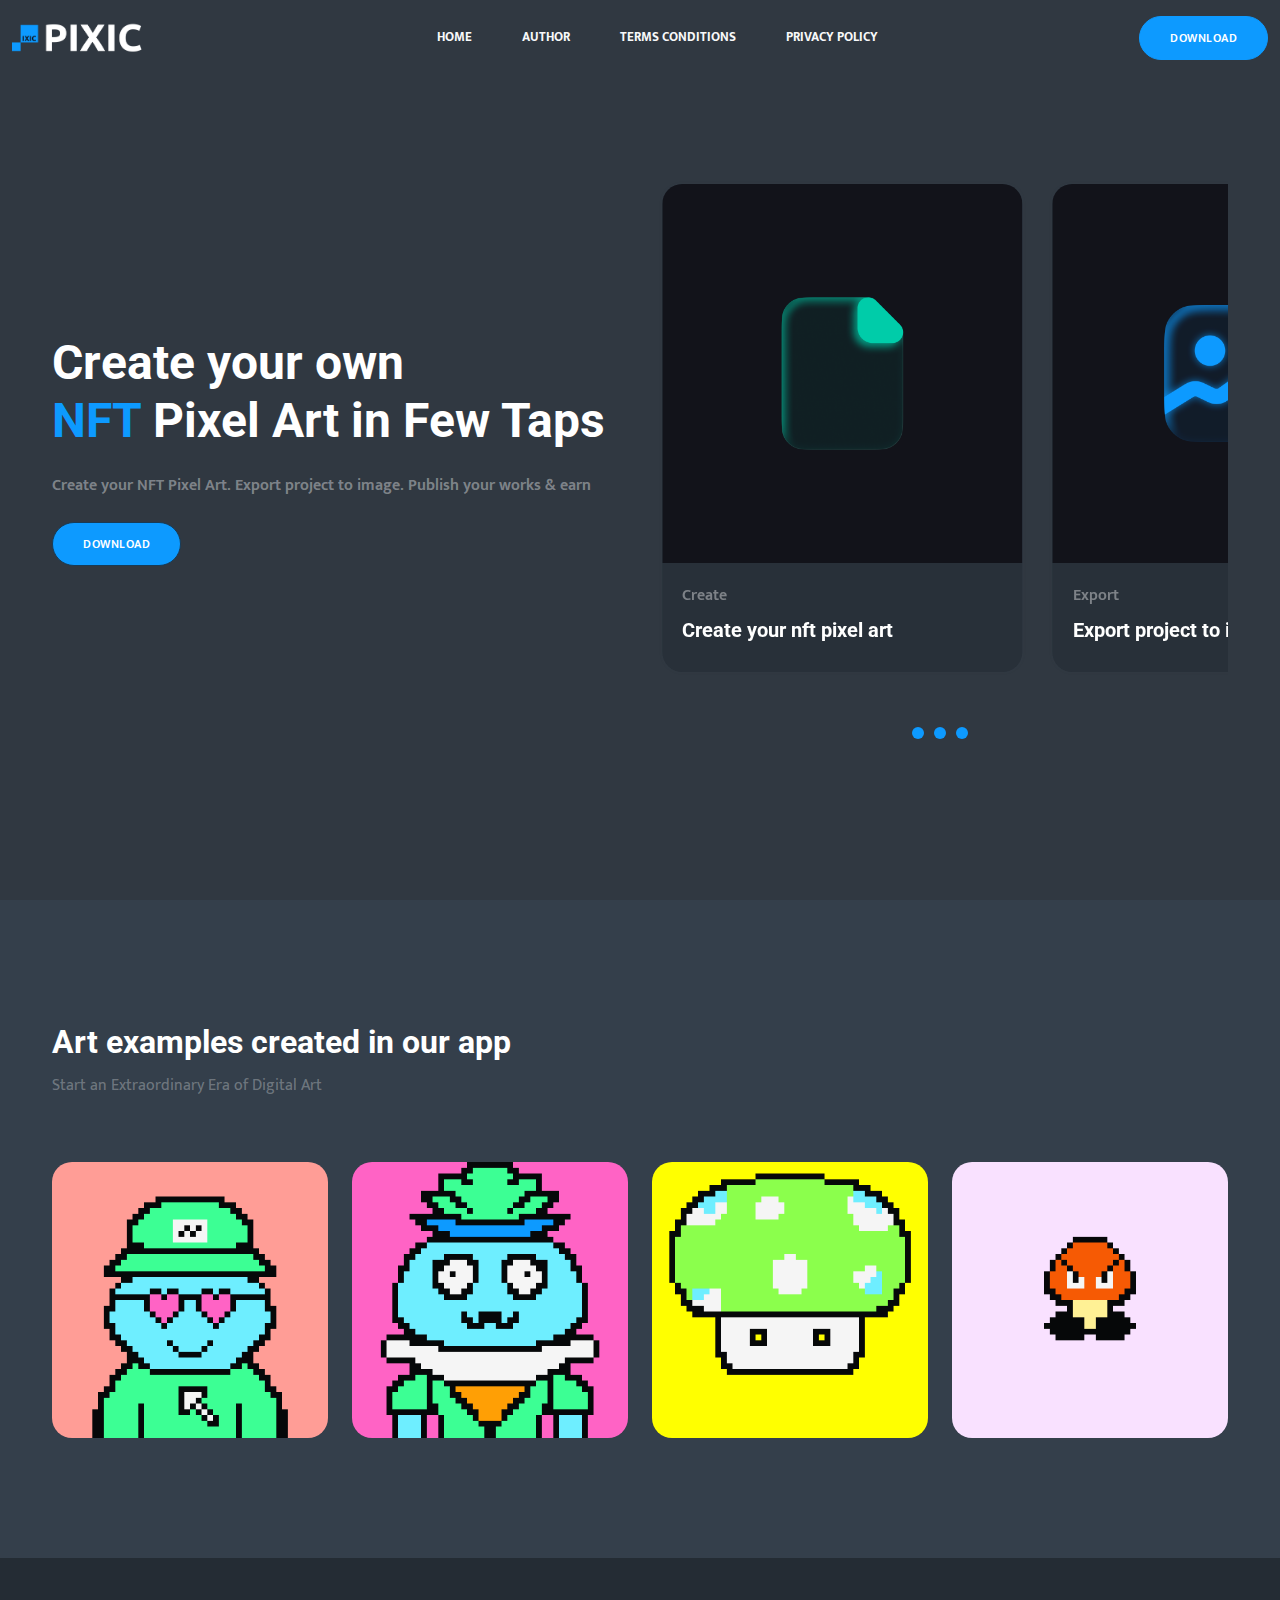
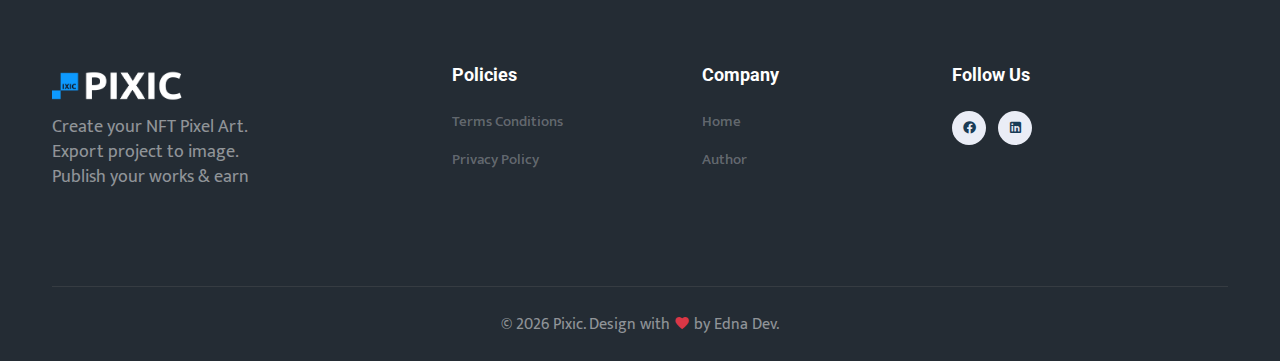
<file: index.html>
<!DOCTYPE html>
<html lang="en">

<head>
    <meta charset="utf-8" />
    <title>Pixic - NFT Creator</title>
    <meta name="viewport" content="width=device-width, initial-scale=1.0">
    <meta name="description" content="Pixic - NFT Creator. Create your NFT Pixel Art. Export project to image. Publish your works & earn." />
    <meta name="keywords" content="pixel art, digital art, nft, nft maker, nft creater, nft app, nft android" />
    <meta content="Edna Dev" name="author" />

    <meta property="og:site_name" content="Pixic NFT Creator">
    <meta property="og:title" content="Pixic - NFT Creator">
    <meta property="og:description" content="Pixic - NFT Creator. Create your NFT Pixel Art. Export project to image. Publish your works & earn">
    <meta property="og:image" content="images/logo.png">


    <link rel="shortcut icon" href="images/favicon.svg">

    <!-- Bootstrap css -->
    <link rel="stylesheet" href="css/bootstrap.min.css" type="text/css" id="bootstrap-style" />

    <!-- Material Icon Css -->
    <link rel="stylesheet" href="css/materialdesignicons.min.css" type="text/css" />

    <!-- Swiper Css -->
    <link rel="stylesheet" href="css/tiny-slider.css" type="text/css" />

    <!-- Custom Css -->
    <link rel="stylesheet" href="css/style.css" type="text/css" />

</head>

<body data-bs-spy="scroll" data-bs-target="#navbar-navlist" data-bs-offset="71" data-layout-mode="dark">

      <!--Navbar Start-->
      <nav class="navbar navbar-expand-lg fixed-top sticky" id="navbar">
        <div class="container-fluid custom-container">
            <a class="navbar-brand logo f-30 text-dark fw-bold" href="index.html">
                <img src="images/logo-light.png" alt="" height="40">
            </a>
            <div>
                <button class="navbar-toggler me-3" type="button" data-bs-toggle="collapse"
                    data-bs-target="#navbarCollapse" aria-controls="navbarCollapse" aria-label="Toggle navigation">
                    <i class="mdi mdi-menu"></i>
                </button>
            </div>
            <div class="collapse navbar-collapse" id="navbarCollapse">
                <ul class="navbar-nav mx-auto navbar-center">
                    <li class="nav-item">
                        <a class="nav-link" href="index.html">
                            Home
                        </a>
                    </li>

                    <li class="nav-item">
                        <a class="nav-link" href="profile.html">
                            Author
                        </a>
                    </li>

                    <li class="nav-item">
                        <a href="terms.html" class="nav-link">
                            Terms Conditions
                        </a>
                    </li>

                    <li class="nav-item">
                        <a href="privacy.html" class="nav-link">
                            Privacy Policy
                        </a>
                    </li>

                </ul>
                <!--end navbar-nav-->

                <a href="https://play.google.com/store/apps/details?id=com.ednadev.pixic" target="_blank" class="btn btn-primary">Download</a>
            </div>

        </div>
        <!--end container-->
    </nav>
    <!-- Navbar End -->


    <!-- start home -->
    <section class="home" id="home">
        <!-- start container -->
        <div class="container">
            <div class="row align-items-center">
                <div class="col-lg-6">
                    <div class="home-content home-heading">
                        <h1 class="fw-bold display-5">Create your own <span class="text-primary"> <br> NFT </span> Pixel Art in Few Taps</h1>
                        <p class="text-muted my-4">Create your NFT Pixel Art. Export project to image. Publish your works & earn</p>
                        <a href="https://play.google.com/store/apps/details?id=com.ednadev.pixic" target="_blank">
                            <button class="btn btn-dark">Download</button>
                        </a>
                    </div>
                </div>

                <div class="col-lg-6">
                    <div class="client-slider" id="clients-slider">
                        <div class="item">
                            <div class="card position-relative overflow-hidden m-2 m-lg-0">
                                <img src="images/slider/slide_1.png" alt="logo-img" class="img-fluid">
                                <div class="card-body slider-content position-relative">
                                    <p class="mb-2">Create</p>
                                    <h5 class="fw-bold">Create your nft pixel art</h5>
                                </div>
                            </div>
                        </div>
                        <!-- slider item -->

                        <div class="item">
                            <div class="card position-relative overflow-hidden m-2 m-lg-0">
                                <img src="images/slider/slide_2.png" alt="logo-img" class="img-fluid">
                                <div class="card-body slider-content position-relative">
                                    <p class="mb-2">Export</p>
                                    <h5 class="fw-bold">Export project to image</h5>
                                </div>
                            </div>
                        </div>
                        <!-- slider item -->

                        <div class="item">
                            <div class="card position-relative overflow-hidden m-2 m-lg-0">
                                <img src="images/slider/slide_3.png" alt="logo-img" class="img-fluid">
                                <div class="card-body slider-content position-relative">
                                    <p class="mb-2">Publish & Earn</p>
                                    <h5 class="fw-bold ">Publish your works & earn</h5>
                                </div>
                            </div>
                        </div>
                        <!-- slider item -->
                    </div>
                    <!-- End slider -->
                </div>

            </div>
        </div>
        <!-- end container -->
    </section>
    <!-- end home -->

    <!-- start blog -->
    <section class="blog section bg-light">
        <!-- start container -->
        <div class="container">
            <div class="row align-items-center">
                <div class="col-md-6 col-12">
                    <div class="title-content text-center text-md-start">
                        <h2 class="fw-bold">Art examples created in our app</h2>
                        <p class="text-muted">Start an Extraordinary Era of Digital Art</p>
                    </div>
                </div>
                <div class="col-md-6 col-12"></div>
            </div>

            <div class="row mt-5">
                <div class="col-lg-3 col-md-6">
                    <div class="card border-0">
                        <div class="blog-image">
                            <img src="images/blog/img_1.png" alt="" class="img-fluid">
                        </div>
                    </div>
                </div>
                <div class="col-lg-3 col-md-6">
                    <div class="card border-0">
                        <div class="blog-image">
                            <img src="images/blog/img_2.png" alt="" class="img-fluid">
                        </div>
                    </div>
                </div>
                <div class="col-lg-3 col-md-6">
                    <div class="card border-0">
                        <div class="blog-image">
                            <img src="images/blog/img_3.png" alt="" class="img-fluid">
                        </div>
                    </div>
                </div>
                <div class="col-lg-3 col-md-6">
                    <div class="card border-0">
                        <div class="blog-image">
                            <img src="images/blog/img_4.png" alt="" class="img-fluid">
                        </div>
                    </div>
                </div>
            </div>
        </div>
        <!-- end container -->
    </section>
    <!-- end blog -->

   <!-- start footer -->
   <section class="footer">
    <div class="container">
        <div class="top-footer">
            <div class="row">
                <div class="col-lg-4">
                    <div class="footer-info mt-4">
                       <a class="logo f-30 text-dark fw-bold" href="index.html">
                                <img src="images/logo.png" alt="" height="40">
                            </a>
                        <p class="f-18 mt-2 text-muted">
                            Create your NFT Pixel Art. <br>
                            Export project to image. <br>
                            Publish your works & earn
                        </p>
                    </div>
                </div>

                <div class="col-lg-5">
                    <div class="row">

                        <div class="col-lg-6">
                            <div class="mt-4">
                                <h5 class="f-18 fw-bold">Policies</h5>
                                <ul class="list-unstyled footer-link mt-3">
                                    <li><a href="terms.html">Terms Conditions</a></li>
                                    <li><a href="privacy.html">Privacy Policy</a></li>
                                </ul>
                            </div>
                        </div>

                        <div class="col-lg-6">
                            <div class="mt-4">
                                <h5 class="f-18 fw-bold">Company</h5>
                                <ul class="list-unstyled footer-link mt-3">
                                    <li><a href="index.html">Home</a></li>
                                    <li><a href="profile.html">Author</a></li>
                                </ul>
                            </div>
                        </div>
                    </div>
                </div>

                <div class="col-lg-3">
                    <div class="mt-4 pl-0 pl-lg-4">
                        <h5 class="f-18 fw-bold">Follow Us</h5>
                        <ul class="list-inline social-icons-list pt-3">
                            <li class="list-inline-item">
                                <a href="https://www.facebook.com/Ed.ViraHayq" target="_blank"><i class="mdi mdi-facebook"></i></a>
                            </li>
                            <li class="list-inline-item">
                                <a href="https://www.linkedin.com/in/eduard-zakharian" target="_blank"><i class="mdi mdi-linkedin"></i></a>
                            </li>
                        </ul>
                    </div>
                </div>
            </div>
        </div>


        <hr>

        <div class="row">
            <div class="col-12">
                <div class="text-center">
                    <p class="my-4 text-muted">©
                        <script>document.write(new Date().getFullYear())</script> Pixic. Design with <i
                            class="mdi mdi-heart text-danger"></i> by <a href="https://github.com/Edna001"
                            target="_blank" class="text-reset">Edna Dev</a>.
                    </p>
                </div>
            </div>
        </div>
    </div>
</section>
<!-- end footer -->

    <!--Bootstrap Js-->
    <script src="js/bootstrap.bundle.min.js"></script>

    <!-- Slider Js -->
    <script src="js/tiny-slider.js"></script>

    <!-- App Js -->
    <script src="js/app.js"></script>


    <script>
        var slider = tns({
            container: '.client-slider',
            loop: true,
            autoplay: true,
            mouseDrag: true,
            controls: false,
            navPosition: "bottom",
            nav: true,
            autoplayTimeout: 4000,
            speed: 900,
            animateIn: "fadeIn",
            animateOut: "fadeOut",
            controlsText: ['&#8592;', '&#8594;'],
            autoplayButtonOutput: false,
            gutter: 30,
            responsive: {

                992: {
                    gutter: 30,
                    items: 1.5
                },

            }
        });

    </script>

</body>

</html>
</file>
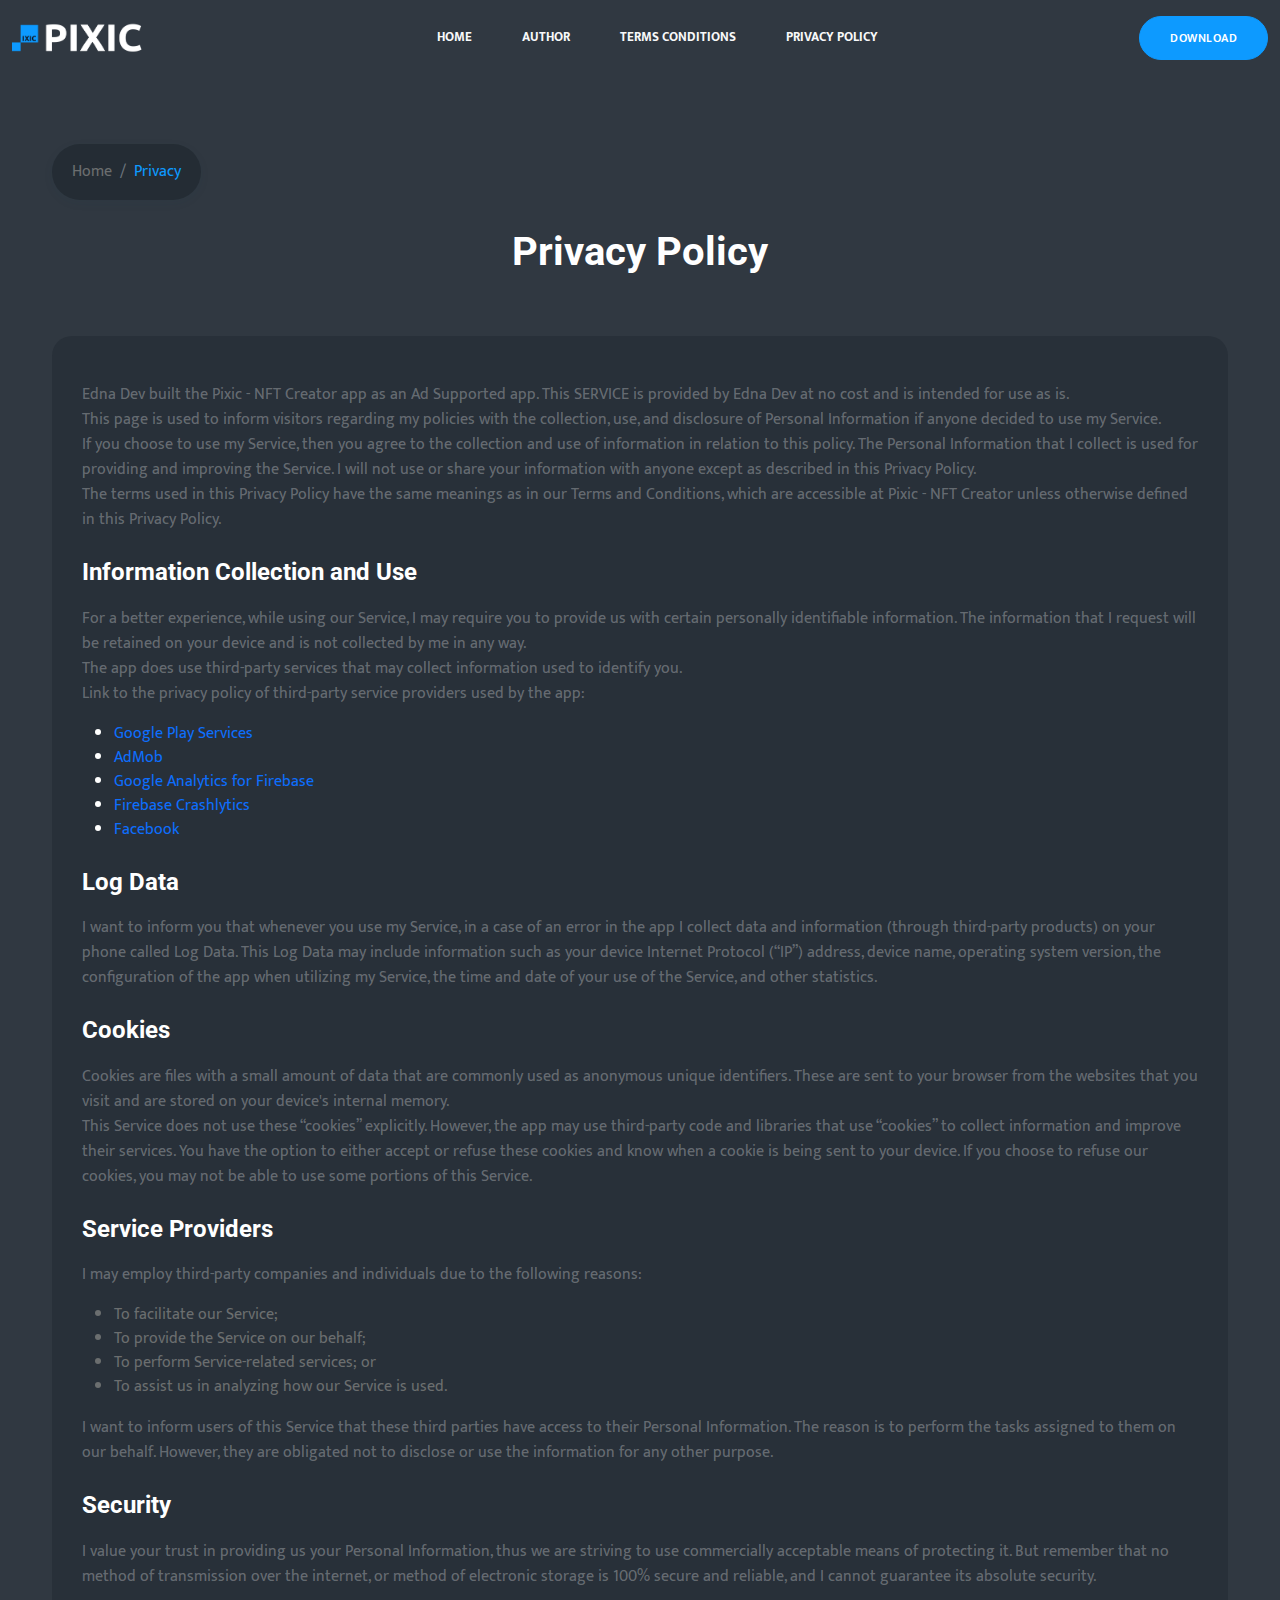
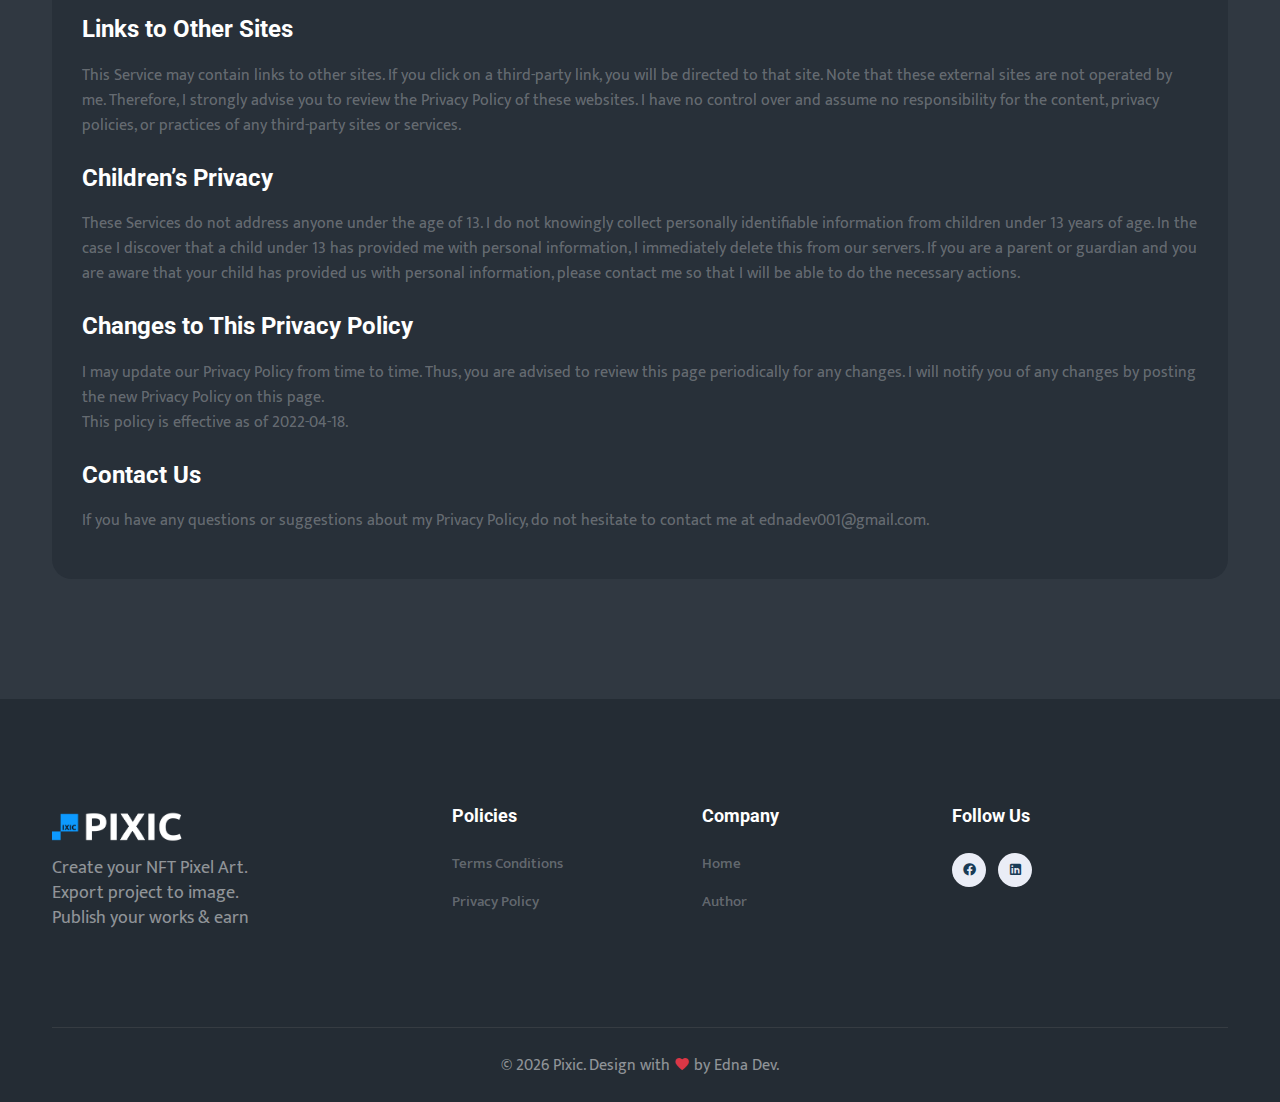
<file: privacy.html>
<!DOCTYPE html>
<html lang="en">

<head>
    <meta charset="utf-8" />
    <title>Pixic - NFT Creator</title>
    <meta name="viewport" content="width=device-width, initial-scale=1.0">
    <meta name="description" content="Pixic - NFT Creator. Create your NFT Pixel Art. Export project to image. Publish your works & earn." />
    <meta name="keywords" content="pixel art, digital art, nft, nft maker, nft creater, nft app, nft android" />
    <meta content="Edna Dev" name="author" />

    <meta property="og:site_name" content="Pixic NFT Creator">
    <meta property="og:title" content="Pixic - NFT Creator">
    <meta property="og:description" content="Pixic - NFT Creator. Create your NFT Pixel Art. Export project to image. Publish your works & earn">
    <meta property="og:image" content="images/logo.png">


    <link rel="shortcut icon" href="images/favicon.svg">

    <!-- Bootstrap css -->
    <link rel="stylesheet" href="css/bootstrap.min.css" type="text/css" id="bootstrap-style" />

    <!-- Material Icon Css -->
    <link rel="stylesheet" href="css/materialdesignicons.min.css" type="text/css" />

    <!-- Swiper Css -->
    <link rel="stylesheet" href="css/tiny-slider.css" type="text/css" />

    <!-- Custom Css -->
    <link rel="stylesheet" href="css/style.css" type="text/css" />

</head>

<body data-bs-spy="scroll" data-bs-target="#navbar-navlist" data-bs-offset="71" data-layout-mode="dark">

      <!--Navbar Start-->
      <nav class="navbar navbar-expand-lg fixed-top sticky" id="navbar">
        <div class="container-fluid custom-container">
            <a class="navbar-brand logo f-30 text-dark fw-bold" href="index.html">
                <img src="images/logo-light.png" alt="" height="40">
            </a>
            <div>
                <button class="navbar-toggler me-3" type="button" data-bs-toggle="collapse"
                    data-bs-target="#navbarCollapse" aria-controls="navbarCollapse" aria-label="Toggle navigation">
                    <i class="mdi mdi-menu"></i>
                </button>
            </div>
            <div class="collapse navbar-collapse" id="navbarCollapse">
                <ul class="navbar-nav mx-auto navbar-center">
                    <li class="nav-item">
                        <a class="nav-link" href="index.html">
                            Home
                        </a>
                    </li>

                    <li class="nav-item">
                        <a class="nav-link" href="profile.html">
                            Author
                        </a>
                    </li>

                    <li class="nav-item">
                        <a href="terms.html" class="nav-link">
                            Terms Conditions
                        </a>
                    </li>

                    <li class="nav-item">
                        <a href="privacy.html" class="nav-link">
                            Privacy Policy
                        </a>
                    </li>

                </ul>
                <!--end navbar-nav-->

                <a href="https://play.google.com/store/apps/details?id=com.ednadev.pixic" target="_blank" class="btn btn-primary">Download</a>
            </div>

        </div>
        <!--end container-->
    </nav>
    <!-- Navbar End -->

    <!-- start section -->
    <section class="Privacy section bg-light">
        <!-- start container -->
        <div class="container">
            <div class="row mt-4">
                <div class="col-lg-12">
                    <nav aria-label="breadcrumb">
                        <ol class="breadcrumb default mb-0">
                            <li class="breadcrumb-item">
                                <a href="index.html" class="text-muted">Home</a>
                            </li>
                            <li class="breadcrumb-item active text-primary" aria-current="page">Privacy</li>
                        </ol>
                    </nav>
                </div>
            </div>

            <div class="row align-items-center justify-content-center">
                <div class="col-lg-8">
                    <div class="inner-heading text-center">
                        <div class="mt-4">
                            <h1 class="fw-bold">Privacy Policy</h1>
                        </div>
                    </div>
                </div>
            </div>

            <div class="row mt-5">
                <div class="col-lg-12">
                    <div class="privacy-box">

                        <p class="text-muted mt-3">Edna Dev built the Pixic - NFT Creator app as an Ad Supported app. This SERVICE is provided by Edna Dev at no cost and is intended for use as is.<br>
                        This page is used to inform visitors regarding my policies with the collection, use, and disclosure of Personal Information if anyone decided to use my Service.<br>
                        If you choose to use my Service, then you agree to the collection and use of information in relation to this policy. The Personal Information that I collect is used for providing and improving the Service. I will not use or share your information with anyone except as described in this Privacy Policy.<br>
                        The terms used in this Privacy Policy have the same meanings as in our Terms and Conditions, which are accessible at Pixic - NFT Creator unless otherwise defined in this Privacy Policy.
                        </p>

                        <h4 class="fw-bold mt-4">Information Collection and Use</h4>

                        <p class="text-muted mt-3">
                            For a better experience, while using our Service, I may require you to provide us with certain personally identifiable information. The information that I request will be retained on your device and is not collected by me in any way.<br>
                            The app does use third-party services that may collect information used to identify you.<br>
                            Link to the privacy policy of third-party service providers used by the app:
                        </p>

                            <ul>
                                <li>
                                    <a href="https://www.google.com/policies/privacy/" target="_blank" rel="noopener noreferrer">Google Play Services</a>
                                </li>
                                <li>
                                    <a href="https://support.google.com/admob/answer/6128543?hl=en" target="_blank" rel="noopener noreferrer">AdMob</a>
                                </li>
                                <li>
                                    <a href="https://firebase.google.com/policies/analytics" target="_blank" rel="noopener noreferrer">Google Analytics for Firebase</a>
                                </li>
                                <li>
                                    <a href="https://firebase.google.com/support/privacy/" target="_blank" rel="noopener noreferrer">Firebase Crashlytics</a>
                                </li>
                                <li>
                                    <a href="https://www.facebook.com/about/privacy/update/printable" target="_blank" rel="noopener noreferrer">Facebook</a>
                                </li>
                            </ul>

                        <h4 class="fw-bold mt-4">Log Data</h4>

                        <p class="text-muted mt-3">
                            I want to inform you that whenever you use my Service, in a case of an error in the app I collect data and information (through third-party products) on your phone called Log Data. This Log Data may include information such as your device Internet Protocol (“IP”) address, device name, operating system version, the configuration of the app when utilizing my Service, the time and date of your use of the Service, and other statistics.
                        </p>

                        <h4 class="fw-bold mt-4">Cookies</h4>
                        <p class="text-muted mt-3">
                            Cookies are files with a small amount of data that are commonly used as anonymous unique identifiers. These are sent to your browser from the websites that you visit and are stored on your device's internal memory.<br>
                            This Service does not use these “cookies” explicitly. However, the app may use third-party code and libraries that use “cookies” to collect information and improve their services. You have the option to either accept or refuse these cookies and know when a cookie is being sent to your device. If you choose to refuse our cookies, you may not be able to use some portions of this Service.
                        </p>

                        <h4 class="fw-bold mt-4">Service Providers</h4>

                        <p class="text-muted mt-3">
                            I may employ third-party companies and individuals due to the following reasons:

                            <ul>
                                <li class="text-muted">To facilitate our Service;</li> 
                                <li class="text-muted">To provide the Service on our behalf;</li>
                                <li class="text-muted">To perform Service-related services; or</li> 
                                <li class="text-muted">To assist us in analyzing how our Service is used.</li>
                            </ul>
                        </p>

                        <p class="text-muted">
                            I want to inform users of this Service that these third parties have access to their Personal Information. The reason is to perform the tasks assigned to them on our behalf. However, they are obligated not to disclose or use the information for any other purpose.
                        </p>

                        <h4 class="fw-bold mt-4">Security</h4>

                        <p class="text-muted mt-3">
                            I value your trust in providing us your Personal Information, thus we are striving to use commercially acceptable means of protecting it. But remember that no method of transmission over the internet, or method of electronic storage is 100% secure and reliable, and I cannot guarantee its absolute security.
                        </p>

                        <h4 class="fw-bold mt-4">Links to Other Sites</h4>

                        <p class="text-muted mt-3">
                            This Service may contain links to other sites. If you click on a third-party link, you will be directed to that site. Note that these external sites are not operated by me. Therefore, I strongly advise you to review the Privacy Policy of these websites. I have no control over and assume no responsibility for the content, privacy policies, or practices of any third-party sites or services.
                        </p>

                        <h4 class="fw-bold mt-4">Children’s Privacy</h4>

                        <p class="text-muted mt-3">
                            These Services do not address anyone under the age of 13. I do not knowingly collect personally identifiable information from children under 13 years of age. In the case I discover that a child under 13 has provided me with personal information, I immediately delete this from our servers. If you are a parent or guardian and you are aware that your child has provided us with personal information, please contact me so that I will be able to do the necessary actions.
                        </p>

                        <h4 class="fw-bold mt-4">Changes to This Privacy Policy</h4>

                        <p class="text-muted mt-3">
                            I may update our Privacy Policy from time to time. Thus, you are advised to review this page periodically for any changes. I will notify you of any changes by posting the new Privacy Policy on this page.<br>
                            This policy is effective as of 2022-04-18.
                        </p>

                        <h4 class="fw-bold mt-4">Contact Us</h4>

                        <p class="text-muted mt-3">
                            If you have any questions or suggestions about my Privacy Policy, do not hesitate to contact me at ednadev001@gmail.com.
                        </p>

                    </div>
                </div>
            </div>

        </div>
        <!-- end container -->
    </section>

   <!-- start footer -->
   <section class="footer">
    <div class="container">
        <div class="top-footer">
            <div class="row">
                <div class="col-lg-4">
                    <div class="footer-info mt-4">
                       <a class="logo f-30 text-dark fw-bold" href="index.html">
                                <img src="images/logo.png" alt="" height="40">
                            </a>
                        <p class="f-18 mt-2 text-muted">
                            Create your NFT Pixel Art. <br>
                            Export project to image. <br>
                            Publish your works & earn
                        </p>
                    </div>
                </div>

                <div class="col-lg-5">
                    <div class="row">

                        <div class="col-lg-6">
                            <div class="mt-4">
                                <h5 class="f-18 fw-bold">Policies</h5>
                                <ul class="list-unstyled footer-link mt-3">
                                    <li><a href="terms.html">Terms Conditions</a></li>
                                    <li><a href="privacy.html">Privacy Policy</a></li>
                                </ul>
                            </div>
                        </div>

                        <div class="col-lg-6">
                            <div class="mt-4">
                                <h5 class="f-18 fw-bold">Company</h5>
                                <ul class="list-unstyled footer-link mt-3">
                                    <li><a href="index.html">Home</a></li>
                                    <li><a href="profile.html">Author</a></li>
                                </ul>
                            </div>
                        </div>
                    </div>
                </div>

                <div class="col-lg-3">
                    <div class="mt-4 pl-0 pl-lg-4">
                        <h5 class="f-18 fw-bold">Follow Us</h5>
                        <ul class="list-inline social-icons-list pt-3">
                            <li class="list-inline-item">
                                <a href="https://www.facebook.com/Ed.ViraHayq" target="_blank"><i class="mdi mdi-facebook"></i></a>
                            </li>
                            <li class="list-inline-item">
                                <a href="https://www.linkedin.com/in/eduard-zakharian" target="_blank"><i class="mdi mdi-linkedin"></i></a>
                            </li>
                        </ul>
                    </div>
                </div>
            </div>
        </div>


        <hr>

        <div class="row">
            <div class="col-12">
                <div class="text-center">
                    <p class="my-4 text-muted">©
                        <script>document.write(new Date().getFullYear())</script> Pixic. Design with <i
                            class="mdi mdi-heart text-danger"></i> by <a href="https://github.com/Edna001"
                            target="_blank" class="text-reset">Edna Dev</a>.
                    </p>
                </div>
            </div>
        </div>
    </div>
</section>
<!-- end footer -->

    <!--Bootstrap Js-->
    <script src="js/bootstrap.bundle.min.js"></script>

    <!-- Slider Js -->
    <script src="js/tiny-slider.js"></script>

    <!-- App Js -->
    <script src="js/app.js"></script>

</body>

</html>
</file>
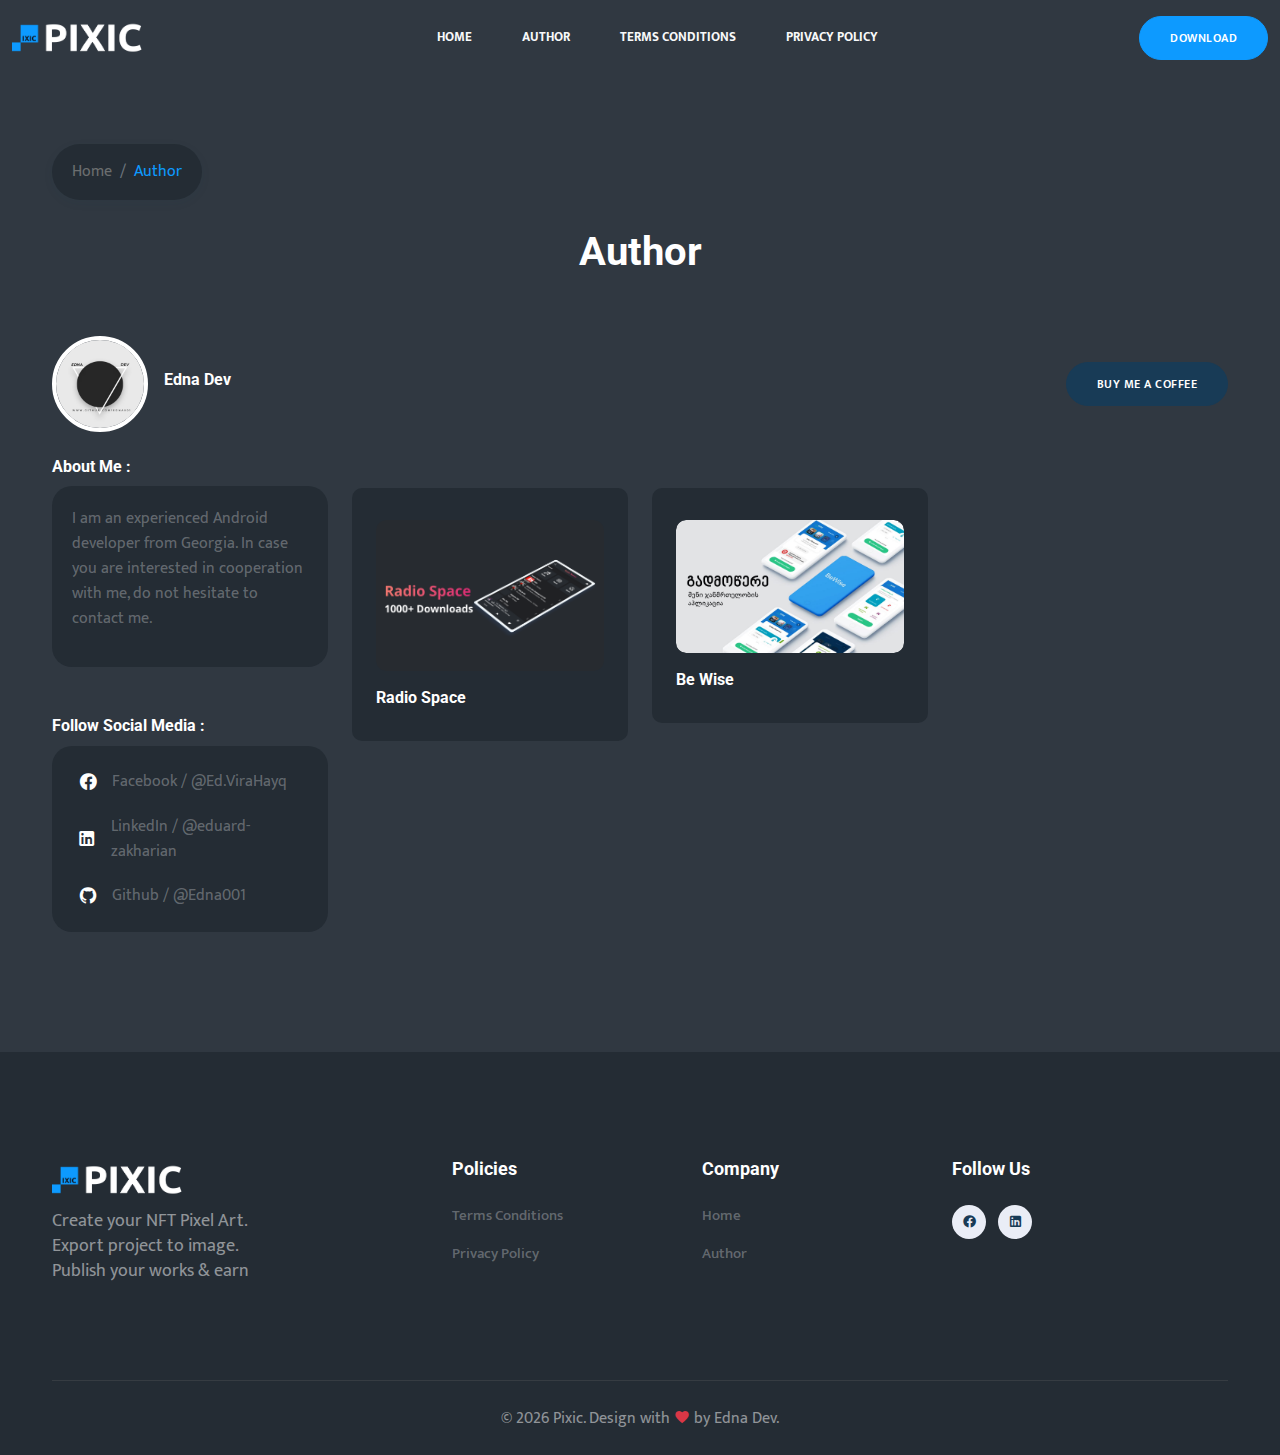
<file: profile.html>
<!DOCTYPE html>
<html lang="en">

<head>
    <meta charset="utf-8" />
    <title>Pixic - NFT Creator</title>
    <meta name="viewport" content="width=device-width, initial-scale=1.0">
    <meta name="description" content="Pixic - NFT Creator. Create your NFT Pixel Art. Export project to image. Publish your works & earn." />
    <meta name="keywords" content="pixel art, digital art, nft, nft maker, nft creater, nft app, nft android" />
    <meta content="Edna Dev" name="author" />

    <meta property="og:site_name" content="Pixic NFT Creator">
    <meta property="og:title" content="Pixic - NFT Creator">
    <meta property="og:description" content="Pixic - NFT Creator. Create your NFT Pixel Art. Export project to image. Publish your works & earn">
    <meta property="og:image" content="images/logo.png">

    <link rel="shortcut icon" href="images/favicon.svg">

    <!-- Bootstrap css -->
    <link rel="stylesheet" href="css/bootstrap.min.css" type="text/css" id="bootstrap-style" />

    <!-- Material Icon Css -->
    <link rel="stylesheet" href="css/materialdesignicons.min.css" type="text/css" />

    <!-- Swiper Css -->
    <link rel="stylesheet" href="css/tiny-slider.css" type="text/css" />

    <!-- Custom Css -->
    <link rel="stylesheet" href="css/style.css" type="text/css" />

</head>

<body data-bs-spy="scroll" data-bs-target="#navbar-navlist" data-bs-offset="71" data-layout-mode="dark">

      <!--Navbar Start-->
      <nav class="navbar navbar-expand-lg fixed-top sticky" id="navbar">
        <div class="container-fluid custom-container">
            <a class="navbar-brand logo f-30 text-dark fw-bold" href="index.html">
                <img src="images/logo-light.png" alt="" height="40">
            </a>
            <div>
                <button class="navbar-toggler me-3" type="button" data-bs-toggle="collapse"
                    data-bs-target="#navbarCollapse" aria-controls="navbarCollapse" aria-label="Toggle navigation">
                    <i class="mdi mdi-menu"></i>
                </button>
            </div>
            <div class="collapse navbar-collapse" id="navbarCollapse">
                <ul class="navbar-nav mx-auto navbar-center">
                    <li class="nav-item">
                        <a class="nav-link" href="index.html">
                            Home
                        </a>
                    </li>

                    <li class="nav-item">
                        <a class="nav-link" href="profile.html">
                            Author
                        </a>
                    </li>

                    <li class="nav-item">
                        <a href="terms.html" class="nav-link">
                            Terms Conditions
                        </a>
                    </li>

                    <li class="nav-item">
                        <a href="privacy.html" class="nav-link">
                            Privacy Policy
                        </a>
                    </li>

                </ul>
                <!--end navbar-nav-->

                <a href="https://play.google.com/store/apps/details?id=com.ednadev.pixic" target="_blank" class="btn btn-primary">Download</a>
            </div>

        </div>
        <!--end container-->
    </nav>
    <!-- Navbar End -->

    <!-- start section -->
    <section class="profile section bg-light">
        <!-- start container -->
        <div class="container">

            <!-- start container -->
            <div class="row mt-4">
                <div class="col-lg-12">
                    <nav aria-label="breadcrumb">
                        <ol class="breadcrumb default mb-0">
                            <li class="breadcrumb-item">
                                <a href="index.html" class="text-muted">Home</a>
                            </li>
                            <li class="breadcrumb-item active text-primary" aria-current="page">Author</li>
                        </ol>
                    </nav>
                </div>
            </div>
            <!-- end container -->


            <div class="row align-items-center justify-content-center">
                <div class="col-lg-8">
                    <div class="inner-heading text-center">
                        <div class="mt-4">
                            <h1 class="fw-bold">Author</h1>
                        </div>
                    </div>
                </div>
            </div>

            <!-- start row -->
            <div class="row mt-5 align-items-center">
                <div class="col-lg-6">
                    <div class="d-flex align-items-center justify-content-start">
                        <div class="avatar">
                            <img src="images/author.png" alt=""
                                class="img-fluid avatar-xl border border-4 border-white rounded-circle">
                        </div>
                        <div class="profile-name ms-3">
                            <h6 class="fw-bold">Edna Dev</h6>
                        </div>
                    </div>
                </div>
                <div class="col-lg-6">
                    <div class="d-flex align-items-lg-center justify-content-end">
                        <div class="button ms-3">
                            <a href="https://www.buymeacoffee.com/ednadev" target="_blank">
                                <button class="btn btn-dark">Buy me a Coffee</button>
                            </a>
                        </div>
                    </div>

                </div>
            </div>
            <!-- end row -->


            <!-- start row -->
            <div class="row mt-4">
                <div class="col-lg-3">
                    <div class="about-detail">
                        <h6 class="fw-bold">About Me :</h6>
                        <div class="details-box">
                            <p class="text-muted f-16">
                                I am an experienced Android developer from Georgia. In case you are interested in cooperation with me, do not hesitate to contact me.
                            </p>
                        </div>
                    </div>

                    <div class="Social-detail mt-5">
                        <h6 class="fw-bold">Follow Social Media :</h6>
                        <div class="details-box">
                            <div class="facebook d-flex align-items-center justify-content-start">
                                <div class="avatar-xs bg-soft-muted">
                                    <i class="mdi mdi-facebook text-reset f-20"></i>
                                </div>
                                <div class="icon-content ms-2">
                                    <a href="https://www.facebook.com/Ed.ViraHayq" target="_blank">
                                        <p class="mb-0">Facebook / @Ed.ViraHayq</p>
                                    </a>
                                </div>
                            </div>
                            <div class="message d-flex align-items-center justify-content-start mt-3">
                                <div class="avatar-xs bg-soft-blue">
                                    <i class="mdi mdi-linkedin text-reset f-20"></i>
                                </div>
                                <div class="icon-content ms-2">
                                    <a href="https://www.linkedin.com/in/eduard-zakharian/" target="_blank">
                                        <p class="mb-0"> LinkedIn / @eduard-zakharian</p>
                                    </a>
                                </div>
                            </div>
                            <div class="whatsapp d-flex align-items-center justify-content-start mt-3">
                                <div class="avatar-xs bg-soft-success"><i
                                        class="mdi mdi-github text-reset f-20"></i>
                                </div>
                                <div class="icon-content ms-2">
                                    <a href="https://github.com/Edna001" target="_blank">
                                        <p class="mb-0"> Github / @Edna001</p>
                                    </a>
                                </div>
                            </div>
                        </div>
                    </div>
                </div>

                <div class="col-lg-9 mt-2">
                    <div class="tab-content" id="pills-tabContent">
                        <div class="tab-pane fade show active" id="pills-home" role="tabpanel"
                            aria-labelledby="pills-home-tab">
                            <div class="row">
                                <div class="col-lg-4 mt-4">
                                    <a href="https://radiospaceapp.com/" target="_blank">
                                        <div class="tab-box p-4 border-0">
                                            <div class="card-image mt-2 position-relative">
                                                <img src="images/projects/radio_space.png" alt="" class="img-fluid">
                                            </div>
                                            <div class="body-content mt-3">
                                                <h6 class="fw-bold">Radio Space</h6>
                                            </div>
                                        </div>
                                    </a>
                                </div>
                                <div class="col-lg-4 mt-4">
                                    <a href="https://www.facebook.com/Bewise.ge/" target="_blank">
                                        <div class="tab-box p-4 border-0">
                                            <div class="card-image mt-2 position-relative">
                                                <img src="images/projects/be_wise.jpeg" alt="" class="img-fluid">
                                            </div>
                                            <div class="body-content mt-3">
                                                <h6 class="fw-bold">Be Wise</h6>
                                            </div>
                                        </div>
                                    </a>
                                </div>
                            </div>
                        </div>
                    </div>
                </div>
            </div>
            <!-- end row -->

        </div>
        <!-- end container -->
    </section>

   <!-- start footer -->
   <section class="footer">
    <div class="container">
        <div class="top-footer">
            <div class="row">
                <div class="col-lg-4">
                    <div class="footer-info mt-4">
                       <a class="logo f-30 text-dark fw-bold" href="index.html">
                                <img src="images/logo.png" alt="" height="40">
                            </a>
                        <p class="f-18 mt-2 text-muted">
                            Create your NFT Pixel Art. <br>
                            Export project to image. <br>
                            Publish your works & earn
                        </p>
                    </div>
                </div>

                <div class="col-lg-5">
                    <div class="row">

                        <div class="col-lg-6">
                            <div class="mt-4">
                                <h5 class="f-18 fw-bold">Policies</h5>
                                <ul class="list-unstyled footer-link mt-3">
                                    <li><a href="terms.html">Terms Conditions</a></li>
                                    <li><a href="privacy.html">Privacy Policy</a></li>
                                </ul>
                            </div>
                        </div>

                        <div class="col-lg-6">
                            <div class="mt-4">
                                <h5 class="f-18 fw-bold">Company</h5>
                                <ul class="list-unstyled footer-link mt-3">
                                    <li><a href="index.html">Home</a></li>
                                    <li><a href="profile.html">Author</a></li>
                                </ul>
                            </div>
                        </div>
                    </div>
                </div>

                <div class="col-lg-3">
                    <div class="mt-4 pl-0 pl-lg-4">
                        <h5 class="f-18 fw-bold">Follow Us</h5>
                        <ul class="list-inline social-icons-list pt-3">
                            <li class="list-inline-item">
                                <a href="https://www.facebook.com/Ed.ViraHayq" target="_blank"><i class="mdi mdi-facebook"></i></a>
                            </li>
                            <li class="list-inline-item">
                                <a href="https://www.linkedin.com/in/eduard-zakharian" target="_blank"><i class="mdi mdi-linkedin"></i></a>
                            </li>
                        </ul>
                    </div>
                </div>
            </div>
        </div>


        <hr>

        <div class="row">
            <div class="col-12">
                <div class="text-center">
                    <p class="my-4 text-muted">©
                        <script>document.write(new Date().getFullYear())</script> Pixic. Design with <i
                            class="mdi mdi-heart text-danger"></i> by <a href="https://github.com/Edna001"
                            target="_blank" class="text-reset">Edna Dev</a>.
                    </p>
                </div>
            </div>
        </div>
    </div>
</section>
<!-- end footer -->

    <!--Bootstrap Js-->
    <script src="js/bootstrap.bundle.min.js"></script>

    <!-- Slider Js -->
    <script src="js/tiny-slider.js"></script>

    <!-- App Js -->
    <script src="js/app.js"></script>

</body>

</html>
</file>
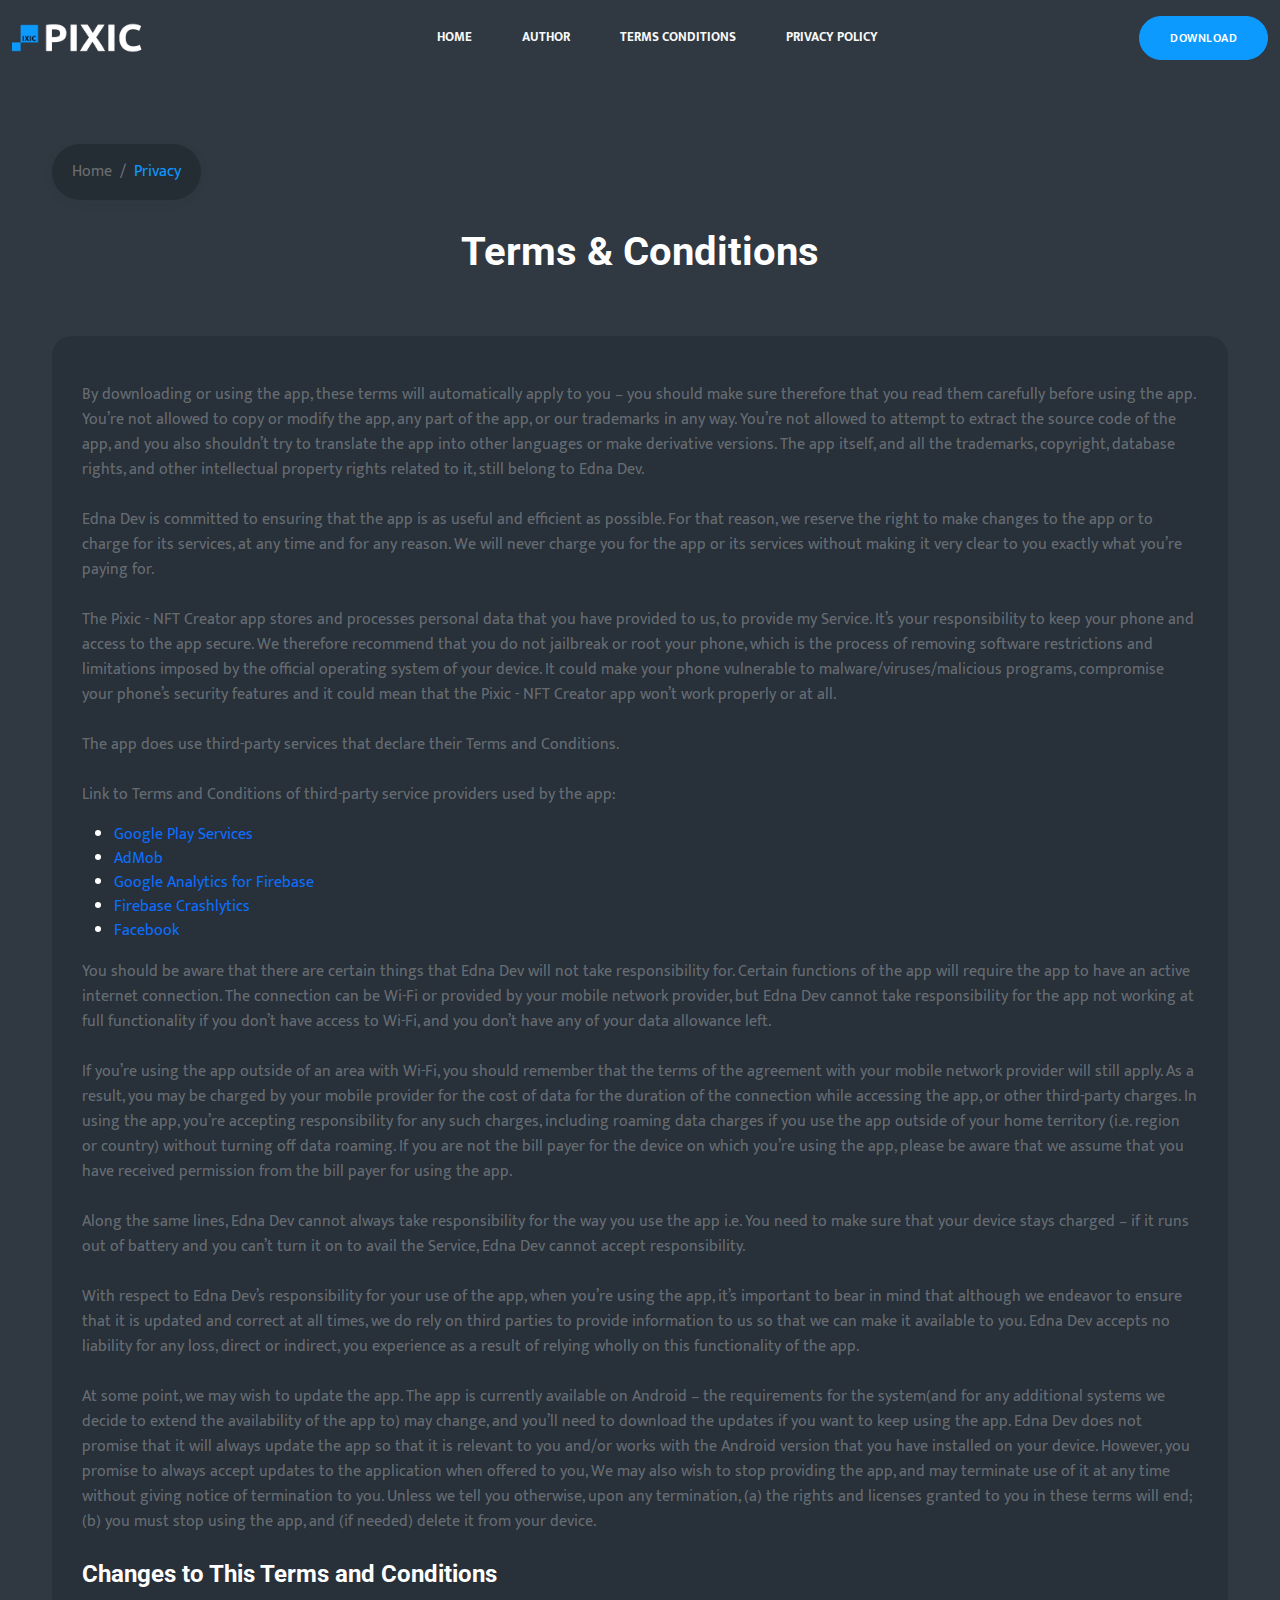
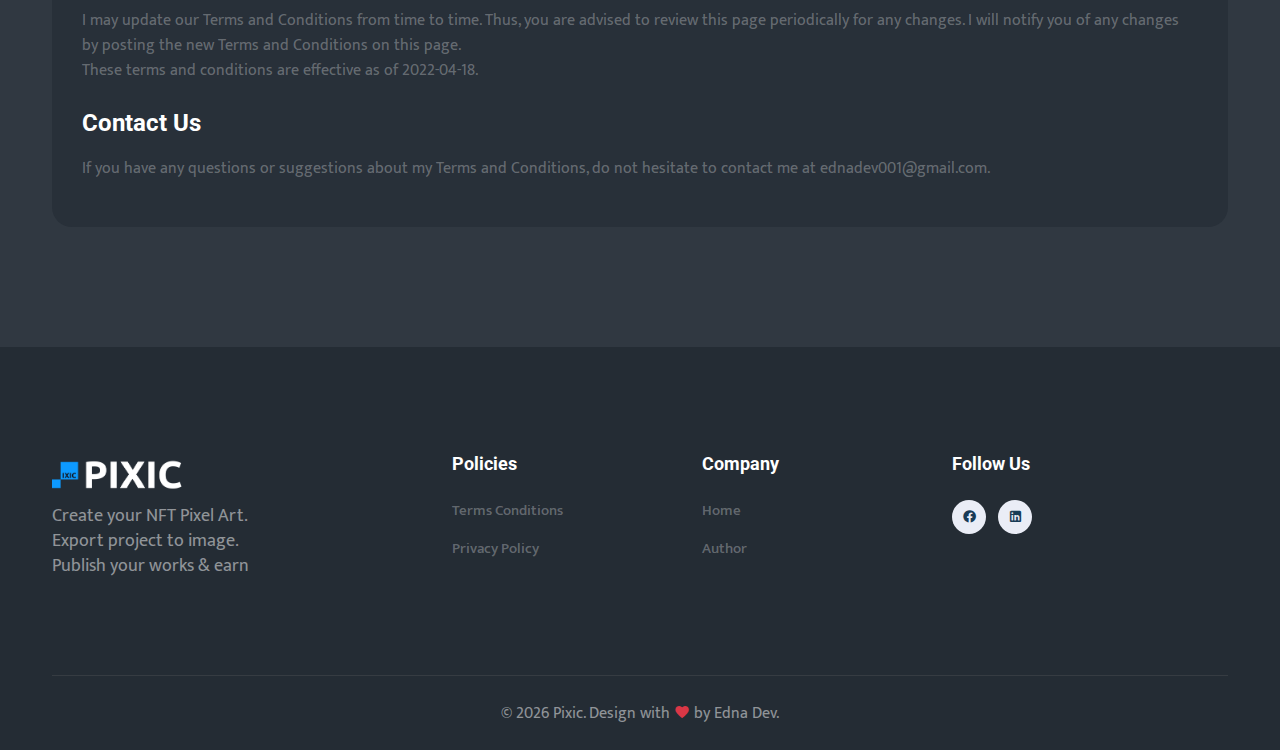
<file: terms.html>
<!DOCTYPE html>
<html lang="en">

<head>
    <meta charset="utf-8" />
    <title>Pixic - NFT Creator</title>
    <meta name="viewport" content="width=device-width, initial-scale=1.0">
    <meta name="description" content="Pixic - NFT Creator. Create your NFT Pixel Art. Export project to image. Publish your works & earn." />
    <meta name="keywords" content="pixel art, digital art, nft, nft maker, nft creater, nft app, nft android" />
    <meta content="Edna Dev" name="author" />

    <meta property="og:site_name" content="Pixic NFT Creator">
    <meta property="og:title" content="Pixic - NFT Creator">
    <meta property="og:description" content="Pixic - NFT Creator. Create your NFT Pixel Art. Export project to image. Publish your works & earn">
    <meta property="og:image" content="images/logo.png">


    <link rel="shortcut icon" href="images/favicon.svg">

    <!-- Bootstrap css -->
    <link rel="stylesheet" href="css/bootstrap.min.css" type="text/css" id="bootstrap-style" />

    <!-- Material Icon Css -->
    <link rel="stylesheet" href="css/materialdesignicons.min.css" type="text/css" />

    <!-- Swiper Css -->
    <link rel="stylesheet" href="css/tiny-slider.css" type="text/css" />

    <!-- Custom Css -->
    <link rel="stylesheet" href="css/style.css" type="text/css" />

</head>

<body data-bs-spy="scroll" data-bs-target="#navbar-navlist" data-bs-offset="71" data-layout-mode="dark">

      <!--Navbar Start-->
      <nav class="navbar navbar-expand-lg fixed-top sticky" id="navbar">
        <div class="container-fluid custom-container">
            <a class="navbar-brand logo f-30 text-dark fw-bold" href="index.html">
                <img src="images/logo-light.png" alt="" height="40">
            </a>
            <div>
                <button class="navbar-toggler me-3" type="button" data-bs-toggle="collapse"
                    data-bs-target="#navbarCollapse" aria-controls="navbarCollapse" aria-label="Toggle navigation">
                    <i class="mdi mdi-menu"></i>
                </button>
            </div>
            <div class="collapse navbar-collapse" id="navbarCollapse">
                <ul class="navbar-nav mx-auto navbar-center">
                    <li class="nav-item">
                        <a class="nav-link" href="index.html">
                            Home
                        </a>
                    </li>

                    <li class="nav-item">
                        <a class="nav-link" href="profile.html">
                            Author
                        </a>
                    </li>

                    <li class="nav-item">
                        <a href="terms.html" class="nav-link">
                            Terms Conditions
                        </a>
                    </li>

                    <li class="nav-item">
                        <a href="privacy.html" class="nav-link">
                            Privacy Policy
                        </a>
                    </li>

                </ul>
                <!--end navbar-nav-->

                <a href="https://play.google.com/store/apps/details?id=com.ednadev.pixic" target="_blank" class="btn btn-primary">Download</a>
            </div>

        </div>
        <!--end container-->
    </nav>
    <!-- Navbar End -->

    <!-- start section -->
    <section class="Privacy section bg-light">
        <!-- start container -->
        <div class="container">
            <div class="row mt-4">
                <div class="col-lg-12">
                    <nav aria-label="breadcrumb">
                        <ol class="breadcrumb default mb-0">
                            <li class="breadcrumb-item">
                                <a href="index.html" class="text-muted">Home</a>
                            </li>
                            <li class="breadcrumb-item active text-primary" aria-current="page">Privacy</li>
                        </ol>
                    </nav>
                </div>
            </div>

            <div class="row align-items-center justify-content-center">
                <div class="col-lg-8">
                    <div class="inner-heading text-center">
                        <div class="mt-4">
                            <h1 class="fw-bold">Terms & Conditions</h1>
                        </div>
                    </div>
                </div>
            </div>

            <div class="row mt-5">
                <div class="col-lg-12">
                    <div class="privacy-box">

                        <p class="text-muted mt-3">
                            By downloading or using the app, these terms will automatically apply to you – you should make sure therefore that you read them carefully before using the app. You’re not allowed to copy or modify the app, any part of the app, or our trademarks in any way. You’re not allowed to attempt to extract the source code of the app, and you also shouldn’t try to translate the app into other languages or make derivative versions. The app itself, and all the trademarks, copyright, database rights, and other intellectual property rights related to it, still belong to Edna Dev.<br><br>
                            Edna Dev is committed to ensuring that the app is as useful and efficient as possible. For that reason, we reserve the right to make changes to the app or to charge for its services, at any time and for any reason. We will never charge you for the app or its services without making it very clear to you exactly what you’re paying for.<br><br>
                            The Pixic - NFT Creator app stores and processes personal data that you have provided to us, to provide my Service. It’s your responsibility to keep your phone and access to the app secure. We therefore recommend that you do not jailbreak or root your phone, which is the process of removing software restrictions and limitations imposed by the official operating system of your device. It could make your phone vulnerable to malware/viruses/malicious programs, compromise your phone’s security features and it could mean that the Pixic - NFT Creator app won’t work properly or at all.<br><br>
                            The app does use third-party services that declare their Terms and Conditions.<br><br>
                            Link to Terms and Conditions of third-party service providers used by the app:

                            <ul>
                                <li>
                                    <a href="https://policies.google.com/terms" target="_blank" rel="noopener noreferrer">Google Play Services</a>
                                </li>
                                <li>
                                    <a href="https://developers.google.com/admob/terms" target="_blank" rel="noopener noreferrer">AdMob</a>
                                </li>
                                <li>
                                    <a href="https://firebase.google.com/terms/analytics" target="_blank" rel="noopener noreferrer">Google Analytics for Firebase</a>
                                </li>
                                <li>
                                    <a href="https://firebase.google.com/terms/crashlytics" target="_blank" rel="noopener noreferrer">Firebase Crashlytics</a>
                                </li>
                                <li>
                                    <a href="https://www.facebook.com/legal/terms/plain_text_terms" target="_blank" rel="noopener noreferrer">Facebook</a>
                                </li>
                            </ul>
                        </p>

                        <p class="text-muted mt-3">
                            You should be aware that there are certain things that Edna Dev will not take responsibility for. Certain functions of the app will require the app to have an active internet connection. The connection can be Wi-Fi or provided by your mobile network provider, but Edna Dev cannot take responsibility for the app not working at full functionality if you don’t have access to Wi-Fi, and you don’t have any of your data allowance left.<br><br>
                            If you’re using the app outside of an area with Wi-Fi, you should remember that the terms of the agreement with your mobile network provider will still apply. As a result, you may be charged by your mobile provider for the cost of data for the duration of the connection while accessing the app, or other third-party charges. In using the app, you’re accepting responsibility for any such charges, including roaming data charges if you use the app outside of your home territory (i.e. region or country) without turning off data roaming. If you are not the bill payer for the device on which you’re using the app, please be aware that we assume that you have received permission from the bill payer for using the app.<br><br>
                            Along the same lines, Edna Dev cannot always take responsibility for the way you use the app i.e. You need to make sure that your device stays charged – if it runs out of battery and you can’t turn it on to avail the Service, Edna Dev cannot accept responsibility.<br><br>
                            With respect to Edna Dev’s responsibility for your use of the app, when you’re using the app, it’s important to bear in mind that although we endeavor to ensure that it is updated and correct at all times, we do rely on third parties to provide information to us so that we can make it available to you. Edna Dev accepts no liability for any loss, direct or indirect, you experience as a result of relying wholly on this functionality of the app.<br><br>
                            At some point, we may wish to update the app. The app is currently available on Android – the requirements for the system(and for any additional systems we decide to extend the availability of the app to) may change, and you’ll need to download the updates if you want to keep using the app. Edna Dev does not promise that it will always update the app so that it is relevant to you and/or works with the Android version that you have installed on your device. However, you promise to always accept updates to the application when offered to you, We may also wish to stop providing the app, and may terminate use of it at any time without giving notice of termination to you. Unless we tell you otherwise, upon any termination, (a) the rights and licenses granted to you in these terms will end; (b) you must stop using the app, and (if needed) delete it from your device.
                        </p>

                        <h4 class="fw-bold mt-4">Changes to This Terms and Conditions</h4>

                        <p class="text-muted mt-3">
                            I may update our Terms and Conditions from time to time. Thus, you are advised to review this page periodically for any changes. I will notify you of any changes by posting the new Terms and Conditions on this page.<br>
                            These terms and conditions are effective as of 2022-04-18.
                        </p>

                        <h4 class="fw-bold mt-4">Contact Us</h4>
                        <p class="text-muted mt-3">
                            If you have any questions or suggestions about my Terms and Conditions, do not hesitate to contact me at ednadev001@gmail.com.
                        </p>

                    </div>
                </div>
            </div>

        </div>
        <!-- end container -->
    </section>

   <!-- start footer -->
   <section class="footer">
    <div class="container">
        <div class="top-footer">
            <div class="row">
                <div class="col-lg-4">
                    <div class="footer-info mt-4">
                       <a class="logo f-30 text-dark fw-bold" href="index.html">
                                <img src="images/logo.png" alt="" height="40">
                            </a>
                        <p class="f-18 mt-2 text-muted">
                            Create your NFT Pixel Art. <br>
                            Export project to image. <br>
                            Publish your works & earn
                        </p>
                    </div>
                </div>

                <div class="col-lg-5">
                    <div class="row">

                        <div class="col-lg-6">
                            <div class="mt-4">
                                <h5 class="f-18 fw-bold">Policies</h5>
                                <ul class="list-unstyled footer-link mt-3">
                                    <li><a href="terms.html">Terms Conditions</a></li>
                                    <li><a href="privacy.html">Privacy Policy</a></li>
                                </ul>
                            </div>
                        </div>

                        <div class="col-lg-6">
                            <div class="mt-4">
                                <h5 class="f-18 fw-bold">Company</h5>
                                <ul class="list-unstyled footer-link mt-3">
                                    <li><a href="index.html">Home</a></li>
                                    <li><a href="profile.html">Author</a></li>
                                </ul>
                            </div>
                        </div>
                    </div>
                </div>

                <div class="col-lg-3">
                    <div class="mt-4 pl-0 pl-lg-4">
                        <h5 class="f-18 fw-bold">Follow Us</h5>
                        <ul class="list-inline social-icons-list pt-3">
                            <li class="list-inline-item">
                                <a href="https://www.facebook.com/Ed.ViraHayq" target="_blank"><i class="mdi mdi-facebook"></i></a>
                            </li>
                            <li class="list-inline-item">
                                <a href="https://www.linkedin.com/in/eduard-zakharian" target="_blank"><i class="mdi mdi-linkedin"></i></a>
                            </li>
                        </ul>
                    </div>
                </div>
            </div>
        </div>


        <hr>

        <div class="row">
            <div class="col-12">
                <div class="text-center">
                    <p class="my-4 text-muted">©
                        <script>document.write(new Date().getFullYear())</script> Pixic. Design with <i
                            class="mdi mdi-heart text-danger"></i> by <a href="https://github.com/Edna001"
                            target="_blank" class="text-reset">Edna Dev</a>.
                    </p>
                </div>
            </div>
        </div>
    </div>
</section>
<!-- end footer -->





    <!--Bootstrap Js-->
    <script src="js/bootstrap.bundle.min.js"></script>

    <!-- Slider Js -->
    <script src="js/tiny-slider.js"></script>

    <!-- App Js -->
    <script src="js/app.js"></script>

</body>

</html>
</file>
<file: css/tiny-slider.css>
.tns-outer{padding:0 !important}.tns-outer [hidden]{display:none !important}.tns-outer [aria-controls],.tns-outer [data-action]{cursor:pointer}.tns-slider{-webkit-transition:all 0s;-moz-transition:all 0s;transition:all 0s}.tns-slider>.tns-item{-webkit-box-sizing:border-box;-moz-box-sizing:border-box;box-sizing:border-box}.tns-horizontal.tns-subpixel{white-space:nowrap}.tns-horizontal.tns-subpixel>.tns-item{display:inline-block;vertical-align:top;white-space:normal}.tns-horizontal.tns-no-subpixel:after{content:'';display:table;clear:both}.tns-horizontal.tns-no-subpixel>.tns-item{float:left}.tns-horizontal.tns-carousel.tns-no-subpixel>.tns-item{margin-right:-100%}.tns-no-calc{position:relative;left:0}.tns-gallery{position:relative;left:0;min-height:1px}.tns-gallery>.tns-item{position:absolute;left:-100%;-webkit-transition:transform 0s, opacity 0s;-moz-transition:transform 0s, opacity 0s;transition:transform 0s, opacity 0s}.tns-gallery>.tns-slide-active{position:relative;left:auto !important}.tns-gallery>.tns-moving{-webkit-transition:all 0.25s;-moz-transition:all 0.25s;transition:all 0.25s}.tns-autowidth{display:inline-block}.tns-lazy-img{-webkit-transition:opacity 0.6s;-moz-transition:opacity 0.6s;transition:opacity 0.6s;opacity:0.6}.tns-lazy-img.tns-complete{opacity:1}.tns-ah{-webkit-transition:height 0s;-moz-transition:height 0s;transition:height 0s}.tns-ovh{overflow:hidden}.tns-visually-hidden{position:absolute;left:-10000em}.tns-transparent{opacity:0;visibility:hidden}.tns-fadeIn{opacity:1;filter:alpha(opacity=100);z-index:0}.tns-normal,.tns-fadeOut{opacity:0;filter:alpha(opacity=0);z-index:-1}.tns-vpfix{white-space:nowrap}.tns-vpfix>div,.tns-vpfix>li{display:inline-block}.tns-t-subp2{margin:0 auto;width:310px;position:relative;height:10px;overflow:hidden}.tns-t-ct{width:2333.3333333%;width:-webkit-calc(100% * 70 / 3);width:-moz-calc(100% * 70 / 3);width:calc(100% * 70 / 3);position:absolute;right:0}.tns-t-ct:after{content:'';display:table;clear:both}.tns-t-ct>div{width:1.4285714%;width:-webkit-calc(100% / 70);width:-moz-calc(100% / 70);width:calc(100% / 70);height:10px;float:left}

/*# sourceMappingURL=sourcemaps/tiny-slider.css.map */
</file>
<file: css/style.css>
@charset "UTF-8";

@import url("https://fonts.googleapis.com/css2?family=Roboto:ital,wght@0,300;0,400;0,500;0,700;0,900;1,400;1,500&display=swap");
@import url("https://fonts.googleapis.com/css2?family=Mukta:wght@200;300;400;500;600;700;800&display=swap");
@import url("https://fonts.googleapis.com/css2?family=Dancing+Script:wght@600&display=swap");

@media (min-width: 200px) and (max-width: 1024px) {
  .navbar-nav {
    margin-left: 0px;
  }
  .navbar-nav li.active {
    border-color: transparent;
  }
  .navbar-nav li a {
    transition: all 0.4s;
    margin: 6px;
    color: #183b56 !important;
    padding: 6px 0;
  }
  .container {
    width: 90%;
  }

  .home-title {
    font-size: 36px;
  }

  .navbar-white .navbar-toggler {
    color: #183b56 !important;
  }

.navbar-nav li.active a,
.navbar-nav li a:hover,
.navbar-nav li a:active {
    color: #0D9AFF !important;
  }

  .navbar-toggler {
    font-size: 24px;
    margin-top: 0px;
    margin-bottom: 0px;
  }
  .navbar-toggler:focus {
    box-shadow: none;
  }

  .logo {
    display: none;
  }

  .logo .logo-dark {
    display: inline-block;
  }
}
@media (min-width: 1200px) {
  .container {
    max-width: 1140px !important;
  }
}
@media (max-width: 992px) {
  .home {
    padding: 150px 0;
  }
}
@media (max-width: 768px) {
  .PageBackToWork-heading-itText {
    display: inline-block;
    font-size: 50px;
  }
}
/**********************NAVBAR***********************/
@media only screen and (min-width: 1600px) {
  .container-fluid {
    padding-right: 150px;
    padding-left: 150px;
  }
}
.navbar {
  transition: all 0.5s ease;
  padding: 0;
  background-color: transparent !important;
}
.navbar .logo .logo-light {
  display: none;
}
.navbar .logo .logo-dark {
  display: inline-block;
}
.navbar .navbar-nav .nav-link {
  color: #183b56;
  font-size: 13px;
  background-color: transparent;
  padding: 28px 25px;
  text-transform: uppercase;
  transition: all 0.3s ease;
  position: relative;
  font-weight: 700;
}
.navbar .navbar-nav .nav-link:hover, .navbar .navbar-nav .nav-link:active, .navbar .navbar-nav .nav-link.active {
  color: #0D9AFF !important;
}
.navbar .navbar-brand {
  color: #0D9AFF;
  font-weight: 600;
  font-size: 26px;
}
.navbar .navbar-brand span {
  color: #000000;
  font-weight: 800;
}
.navbar .navbar-toggler {
  padding: 0px;
  border: none;
  font-size: 24px;
}
.navbar .navbar-toggler:focus {
  box-shadow: none;
}
.navbar .header-item {
  color: #183b56;
  transition: all 0.5s ease;
}

.arrow-down:after {
  border: 0;
  left: auto;
  content: "󰅀";
  font-family: "Material Design Icons";
  top: 35%;
  right: 28px;
  font-size: 14px;
  margin-left: 2px;
  -webkit-transform: translateY(-50%);
  transform: translateY(-50%);
  -webkit-transition: all 0.3s ease-out;
  transition: all 0.3s ease-out;
}

.nav-sticky.navbar {
  background: #ffffff !important;
  margin-top: 0px;
  box-shadow: 0px 3px 10px 0px rgba(24, 59, 86, 0.2);
}
.nav-sticky.navbar .logo {
  color: #0D9AFF !important;
}
.nav-sticky .header-item {
  color: #183b56;
}

@media (min-width: 992px) and (max-width: 1200px) {
  .navbar .navbar-nav .nav-link {
    padding: 25px 15px;
  }
}
@media (max-width: 992px) {
  .navbar {
    padding: 14px 0;
    background-color: #ffffff !important;
  }
  .navbar .navbar-nav .nav-item .nav-link {
    padding: 8px 15px;
  }

  .navbar-collapse {
    max-height: 385px;
    overflow-y: auto;
    padding: 0;
    position: absolute;
    left: 0px;
    right: 0px;
    top: 75px;
    background: #ffffff;
    padding-bottom: 10px;
    padding-left: 25px;
  }
}
@media (max-width: 768px) {
  .top-bar {
    display: none;
  }
}

/*****************dark-mode******************/
body[data-layout-mode=dark] .navbar {
  background-color: #303841 !important;
}
body[data-layout-mode=dark] .nav-sticky {
  background-color: #283039 !important;
}
body[data-layout-mode=dark] .nav-sticky .navbar-toggler i,
body[data-layout-mode=dark] .navbar .navbar-toggler i {
  font-size: 24px;
  margin-top: 0px;
  margin-bottom: 0px;
  color: #ffffff !important;
}
body[data-layout-mode=dark] .nav-sticky .navbar-nav .nav-link,
body[data-layout-mode=dark] .navbar .navbar-nav .nav-link {
  color: #f8f9fa;
}
body[data-layout-mode=dark] .nav-sticky .navbar-nav .nav-link:hover, body[data-layout-mode=dark] .nav-sticky .navbar-nav .nav-link.active,
body[data-layout-mode=dark] .navbar .navbar-nav .nav-link:hover,
body[data-layout-mode=dark] .navbar .navbar-nav .nav-link.active {
  color: #0D9AFF;
}
body[data-layout-mode=dark] .nav-sticky .navbar-brand,
body[data-layout-mode=dark] .navbar .navbar-brand {
  color: #0D9AFF;
  font-weight: 600;
  font-size: 26px;
}
body[data-layout-mode=dark] .nav-sticky .navbar-brand span,
body[data-layout-mode=dark] .navbar .navbar-brand span {
  color: #ffffff;
  font-weight: 800;
}
body[data-layout-mode=dark] .nav-sticky .header-item,
body[data-layout-mode=dark] .navbar .header-item {
  color: #f8f9fa;
}
body[data-layout-mode=dark] .navbar-toggler {
  color: #f8f9fa;
}
body[data-layout-mode=dark] .navbar-brand {
  color: #0D9AFF !important;
}
body[data-layout-mode=dark] .navbar-brand span {
  color: #ffffff !important;
}
body[data-layout-mode=dark] .navbar-brand .logo-dark {
  display: none;
}
body[data-layout-mode=dark] .navbar-brand .logo-light {
  display: inline-block;
}
body[data-layout-mode=dark] .top-bar {
  background-color: #3d454e;
}
body[data-layout-mode=dark] .top-bar .topbar-social-menu .social-link {
  color: #f8f9fa;
}
body[data-layout-mode=dark] .top-bar .topbar-social-menu .social-link:hover {
  color: #1d9b7b;
}

@media (max-width: 992px) {
  body[data-layout-mode=dark] .navbar-collapse {
    background-color: #303841 !important;
    box-shadow: none !important;
  }
  body[data-layout-mode=dark] .nav-sticky .navbar-collapse {
    background-color: #283039 !important;
    box-shadow: none !important;
  }
}

@media (max-width: 992px) {
  .navbar {
    padding: 14px 0;
    background-color: #ffffff !important;
  }

  .navbar-toggler i {
    color: #183b56;
  }
}
.text-primary {
  color: #0D9AFF !important;
}

.text-secondary {
  color: #e0ff66 !important;
}

.text-success {
  color: #1d9b7b !important;
}

.text-info {
  color: #24bee6 !important;
}

.text-danger {
  color: #da3746 !important;
}

.text-blue {
  color: #0D9AFF !important;
}

.text-black {
  color: #000000 !important;
}

.bg-light {
  background-color: #f8f9fc !important;
}

.text-dark {
  color: #183b56 !important;
}

.text-muted {
  color: #6b6e6f !important;
}

.text-white {
  color: #ffffff !important;
}

.bg-white {
  background-color: #ffffff !important;
}

.section {
  padding-top: 120px;
  padding-bottom: 120px;
  position: relative !important;
}

.para-p {
  max-width: 650px;
}

/*** ani-bg ***/
@keyframes ani-bg {
  0% {
    transform: translateY(0px);
  }
  100% {
    transform: translateY(200px);
  }
}
.box-shadow {
  box-shadow: 0px 3px 10px 0px rgba(24, 59, 86, 0.08);
}

hr {
  border-top: 1px solid #6b6e6f;
  margin: 0;
}

.lh-1 {
  letter-spacing: 1px;
}

.f-12 {
  font-size: 12px;
}

.f-14 {
  font-size: 14px;
}

.f-16 {
  font-size: 16px;
}

.f-18 {
  font-size: 18px;
}

.f-19 {
  font-size: 19px;
}

.f-20 {
  font-size: 20px;
}

.f-21 {
  font-size: 21px;
}

.f-22 {
  font-size: 22px;
}

.f-23 {
  font-size: 23px;
}

.f-24 {
  font-size: 23px;
}

.f-30 {
  font-size: 30px;
}

.f-36 {
  font-size: 36px;
}

.avatar-xs {
  height: 2rem;
  width: 2rem;
}

.avatar-xl {
  height: 6rem;
  width: 6rem;
}

.font-weight-500 {
  font-weight: 500;
}

.font-weight-600 {
  font-weight: 600;
}

.border-radius {
  border-radius: 6px !important;
}

.title-border {
  width: 90px;
  height: 1px;
  background: linear-gradient(to right, transparent, #0D9AFF, transparent);
  margin: 0 auto;
}

.breadcrumb {
  box-shadow: 0px 3px 10px 0px rgba(24, 59, 86, 0.08);
  width: fit-content;
  background-color: #ffffff;
  padding: 16px 20px;
  border-radius: 60px;
}

.hero-sub {
  animation-name: moveInleft;
  animation-duration: 3s;
}

.hero-heading {
  animation-name: moveInRight;
  animation-duration: 3s;
}

@keyframes moveInleft {
  0% {
    opacity: 0;
    transform: translateX(-100px);
  }
  100% {
    opacity: 1;
    transform: translate(0);
  }
}
@keyframes moveInRight {
  0% {
    opacity: 0;
    transform: translateX(100px);
  }
  100% {
    opacity: 1;
    transform: translate(0);
  }
}
#scroll-top {
  display: none;
  position: fixed;
  bottom: 20px;
  right: 30px;
  z-index: 99;
  cursor: pointer;
  background: transparent;
  border-radius: 50%;
  padding: 0px 5px;
  color: #adb5bd;
}

@media (min-width: 1200px) {
  .container {
    max-width: 1200px !important;
  }
}
.table-nowrap th,
.table-nowrap td {
  white-space: nowrap;
}

.align-items-center {
  display: flex;
  align-items: center;
  justify-content: center;
  flex-direction: row;
}

.btn {
  padding: 11px 28px;
  font-size: 13px;
  letter-spacing: 0.9px;
  font-weight: 600;
  text-transform: uppercase;
}

.title-heading {
  font-weight: 700;
}

@keyframes moveInbottom {
  0% {
    opacity: 0;
    transform: translateY(100px);
  }
  100% {
    opacity: 1;
    transform: translate(0);
  }
}
.heading-bottom-icon i {
  animation: moveInbottom 2s;
}

.inner-heading h1 {
  animation: moveInRight 2s;
}
.inner-heading p {
  animation: moveInleft 2s;
}

@keyframes moveInhome {
  0% {
    opacity: 0;
    transform: translateY(-100px);
  }
  100% {
    opacity: 1;
    transform: translate(0);
  }
}
.home-heading h1 {
  animation: moveInhome 2s;
}
.home-heading h2, .home-heading h6 {
  animation: moveInhome 2s;
}

@media (max-width: 992px) {
  .section {
    padding-top: 80px;
    padding-bottom: 80px;
  }
}
body {
  font-family: "Mukta", sans-serif;
  overflow-x: hidden !important;
  color: #183b56;
}
body.modal-open {
  padding-right: 0px !important;
}
body.modal-open .navbar {
  padding-right: 0px !important;
}

h1,
h2,
h3,
h4,
h5,
h6 {
  font-family: "Roboto", sans-serif;
  font-weight: 500;
  line-height: 1.4;
}

.btn,
.btn:focus,
button,
button:focus {
  outline: none !important;
}

a {
  text-decoration: none !important;
  outline: none;
}

p {
  font-size: 16px;
  line-height: 25px;
}

html {
  scroll-padding-top: 110;
  /* height of sticky header */
  scroll-behavior: smooth;
}

.row > * {
  position: relative;
}

@media (max-width: 768px) {
  .navbar-toggler i {
    font-size: 24px;
    margin-top: 0px;
    margin-bottom: 0px;
    color: #183b56;
  }

  .navbar-nav li a {
    color: #ffffff !important;
  }

  .nav-sticky .logo {
    color: #ffffff !important;
  }

  .container {
    width: 90%;
  }

  .clients-img {
    display: none;
  }
}
.btn {
  padding: 12px 30px;
  font-size: 12px;
  font-weight: 600;
  letter-spacing: 0.5px;
  transition: all 0.5s;
  border: 1px solid #0D9AFF;
  border-radius: 40px;
  overflow: hidden;
  position: relative;
}

.text-primary {
  color: #0D9AFF !important;
}

.border-primary {
  border-color: #0D9AFF !important;
}

.icon-dual-primary {
  color: #0D9AFF;
  fill: rgba(238, 87, 76, 0.2);
}

.btn-primary {
  background: #0D9AFF !important;
  color: #ffffff;
  border-color: #0D9AFF !important;
  border: 1px solid;
}
.btn-primary:hover, .btn-primary:focus, .btn-primary:active, .btn-primary.active, .btn-primary.focus, .btn-primary:not(:disabled):not(.disabled):active, .btn-primary:not(:disabled):not(.disabled):active:focus,
.btn-primary .open > .dropdown-toggle.btn-primary {
  background: #ec4639;
  border-color: #ec4639;
  box-shadow: none !important;
}

.text-secondary {
  color: #e0ff66 !important;
}

.border-secondary {
  border-color: #e0ff66 !important;
}

.icon-dual-secondary {
  color: #e0ff66;
  fill: rgba(224, 255, 102, 0.2);
}

.text-success {
  color: #1d9b7b !important;
}

.border-success {
  border-color: #1d9b7b !important;
}

.icon-dual-success {
  color: #1d9b7b;
  fill: rgba(29, 155, 123, 0.2);
}

.text-info {
  color: #24bee6 !important;
}

.border-info {
  border-color: #24bee6 !important;
}

.icon-dual-info {
  color: #24bee6;
  fill: rgba(36, 190, 230, 0.2);
}

.text-danger {
  color: #da3746 !important;
}

.text-blue {
  color: #0D9AFF !important;
}

.text-black {
  color: #000000 !important;
}

.border-danger {
  border-color: #da3746 !important;
}

.icon-dual-danger {
  color: #da3746;
  fill: rgba(218, 55, 70, 0.2);
}

.text-dark {
  color: #183b56 !important;
}

.border-dark {
  border-color: #183b56 !important;
}

.icon-dual-dark {
  color: #183b56;
  fill: rgba(24, 59, 86, 0.2);
}

.btn-dark {
  background: #183b56 !important;
  color: #ffffff;
  border-color: #183b56 !important;
  border: 1px solid;
}
.btn-dark:hover, .btn-dark:focus, .btn-dark:active, .btn-dark.active, .btn-dark.focus, .btn-dark:not(:disabled):not(.disabled):active, .btn-dark:not(:disabled):not(.disabled):active:focus,
.btn-dark .open > .dropdown-toggle.btn-primary {
  background: #143046;
  border-color: #143046;
  box-shadow: none !important;
}

.text-muted {
  color: #6b6e6f !important;
}

.border-muted {
  border-color: #6b6e6f !important;
}

.bg-light {
  background-color: #f8f9fc !important;
}

.bg-white {
  background-color: #ffffff !important;
}

.bg-soft-white {
  background-color: rgba(255, 255, 255, 0.2) !important;
}

.text-white {
  color: #ffffff !important;
}

.border-white {
  border-color: #ffffff !important;
}

.icon-dual-white {
  color: #ffffff;
  fill: rgba(255, 255, 255, 0.2);
}

.btn-white {
  background: #ffffff !important;
  color: #ffffff;
  border-color: #ffffff !important;
  border: 1px solid;
}
.btn-white:hover, .btn-white:focus, .btn-white:active, .btn-white.active, .btn-white.focus, .btn-white:not(:disabled):not(.disabled):active, .btn-white:not(:disabled):not(.disabled):active:focus,
.btn-white .open > .dropdown-toggle.btn-primary {
  background: whitesmoke;
  border-color: whitesmoke;
  box-shadow: none !important;
}

.btn-white:hover, .btn-white:focus, .btn-white:active {
  background: #f8f9fc !important;
  border: 1px solid rgba(107, 110, 111, 0.1) !important;
}

.btn-dark:hover, .btn-dark:focus, .btn-dark:active {
  background-color: #0D9AFF !important;
  border: 1px solid #0D9AFF !important;
}

.card {
  background-color: #ffffff;
  border-color: #dee2e6;
  border-radius: 20px;
}

/*****************dark-mode******************/
body[data-layout-mode=dark] .card {
  background-color: #283039 !important;
  border-color: #3d454e !important;
}
body[data-layout-mode=dark] p, body[data-layout-mode=dark] span, body[data-layout-mode=dark] h6 {
  color: rgba(255, 255, 255, 0.3) !important;
}
body[data-layout-mode=dark] .breadcrumb {
  background-color: #242C34 !important;
  padding: 16px 20px;
  border-radius: 60px;
}

.home {
  position: relative;
  min-height: 100vh;
  display: flex;
  align-items: center;
  background-repeat: no-repeat;
}
.home .home-content p {
  color: rgba(107, 110, 111, 0.6) !important;
  font-weight: 600;
}
.home .counter-box .counter-caption {
  color: rgba(107, 110, 111, 0.6);
  font-weight: 600;
}
.home .client-slider {
  padding: 20px 0;
}
.home .client-slider .card {
  border: none;
  box-shadow: 0 0 3px rgba(60, 72, 88, 0.15);
}
.home .client-slider .card .slider-content {
  padding: 20px;
}
.home .client-slider .card .slider-content p {
  color: rgba(107, 110, 111, 0.6);
  font-weight: 600;
}
.home .client-slider .card .slider-content .slider-content-button {
  position: absolute;
  top: 40px;
  right: -20px;
}
.home .tns-outer {
  position: relative;
}
.home .tns-outer .tns-ovh {
  padding: 10px !important;
}
.home .tns-outer .tns-nav {
  text-align: center;
  margin-top: 20px;
}
.home .tns-outer .tns-nav button {
  border: none;
  background-color: rgba(238, 87, 76, 0.3);
  height: 12px;
  width: 12px;
  border-radius: 50px;
  margin: 0 5px;
}
.home .tns-outer .tns-nav .tns-nav-active {
  background-color: #0D9AFF;
}

.slider-content-image .top-child {
  position: relative;
  margin-left: -15px;
}
.slider-content-image .top-child .content-image-check {
  position: absolute;
  height: 22px;
  width: 22px;
  background-color: #da3746;
  border-radius: 20px;
  border: 3px solid #ffffff;
  line-height: 18px;
  text-align: center;
  top: 26px;
  left: 30px;
}
.slider-content-image .top-child .content-image-check i {
  color: #ffffff;
}

.icon .like,
.icon .menu {
  height: 36px;
  width: 36px;
  line-height: 36px;
  box-shadow: 0px 3px 10px 0px rgba(31, 134, 239, 0.3);
  text-align: center;
  border-radius: 50%;
}
.icon .like a,
.icon .menu a {
  color: #0D9AFF !important;
}

body[data-layout-mode=dark] {
  color: #ffffff !important;
}
body[data-layout-mode=dark] .home {
  background-color: #303841 !important;
}
body[data-layout-mode=dark] .home p {
  color: rgba(255, 255, 255, 0.4) !important;
}
body[data-layout-mode=dark] .home h1 span {
  color: #0D9AFF !important;
}
body[data-layout-mode=dark] .home button {
  background-color: #0D9AFF !important;
}
body[data-layout-mode=dark] .home .slider-content-image .avatar-sm img {
  border: 4px solid #303841 !important;
}
body[data-layout-mode=dark] .home .slider-content-image .top-child .content-image-check {
  border: 3px solid #303841 !important;
}
body[data-layout-mode=dark] .home .info-box {
  background-color: #242C34;
}
body[data-layout-mode=dark] .home .counter-box span {
  color: #ffffff !important;
}

.text-gradiant {
  background-image: -webkit-linear-gradient(left, #1f86ef, #1f86ef, #ffb60b, #f13e74, #da3746);
  -webkit-background-clip: text;
  -webkit-text-fill-color: transparent;
  display: inline-block;
}

body[data-layout-mode=dark] {
  background-color: #303841 !important;
}

.blog .card .blog-image img {
  border-radius: 20px;
}
.blog .card .card-body .blog-footer {
  border: 1px solid rgba(107, 110, 111, 0.2);
  border-radius: 10px;
  padding: 10px;
}

body[data-layout-mode=dark] .blog {
  background-color: #343f4b !important;
}
body[data-layout-mode=dark] .blog .card {
  background-color: #343f4b !important;
}
body[data-layout-mode=dark] .blog .card .card-body h6 {
  color: #ffffff !important;
}

@media (max-width: 992px) {
  .tab-content .tab-pane .nav-in-box {
    border-radius: 20px !important;
    width: 100% !important;
  }
}

.home .info-box {
  padding: 20px;
  border-radius: 20px;
  background-color: #ffffff;
}
.home .info-box .form-control {
  border-radius: 15px !important;
  padding: 18px;
}
.home .info-box .form-control:focus {
  border: 1px solid #0D9AFF !important;
  box-shadow: none !important;
}

@media (min-width: 1200px) {
  table {
    overflow: hidden;
  }
}

body[data-layout-mode=dark] .Privacy {
  background-color: #303841 !important;
}
body[data-layout-mode=dark] .Privacy .card-header {
  border-bottom: none !important;
}
body[data-layout-mode=dark] .Privacy .card-header h5 {
  color: #ffffff !important;
}
body[data-layout-mode=dark] .Privacy .collapse {
  background-color: #283039;
}
body[data-layout-mode=dark] .Privacy .privacy-box {
  background-color: #283039;
}

.profile .menu,
.profile .like {
  height: 36px;
  width: 36px;
  line-height: 36px;
  text-align: center;
  border-radius: 50%;
  border: 1px solid rgba(107, 110, 111, 0.2);
  background-color: #ffffff;
}
.profile .details-box {
  background-color: #ffffff;
  border-radius: 20px;
  padding: 20px;
}
.profile .details-box .facebook .avatar-xs,
.profile .details-box .message .avatar-xs,
.profile .details-box .whatsapp .avatar-xs {
  text-align: center;
  line-height: 2rem;
  border-radius: 50px;
}
.profile .nav-item {
  margin: 0 10px;
}
.profile .nav-item button {
  border-radius: 20px;
  background-color: #ffffff;
  color: #183b56;
  box-shadow: 0 5px 13px rgba(60, 72, 88, 0.2);
}
.profile .nav-item button.active, .profile .nav-item button.show {
  background-color: #183b56;
}
.profile .tab-box {
  background-color: #ffffff;
  border-radius: 10px;
  transition: all 0.4s cubic-bezier(0.4, 0, 0.2, 1);
}
.profile .tab-box .card-image {
  border-radius: 10px;
  overflow: hidden;
}
.profile .tab-box .card-image img {
  border-radius: 10px;
  transition: all 0.4s cubic-bezier(0.4, 0, 0.2, 1);
}
.profile .tab-box .body-content p {
  font-weight: 500;
  font-size: 14px;
}
.profile .tab-box:hover .card-image {
  overflow: hidden;
}
.profile .tab-box:hover .card-image img {
  transform: scale(1.2);
  transition: all 0.4s cubic-bezier(0.4, 0, 0.2, 1);
}
.profile .tab-box:hover {
  transform: scale(1.02);
  box-shadow: 0 5px 13px rgba(60, 72, 88, 0.2);
}
.profile .tab-box .slider-content-image .avatar-xs img {
  border-radius: 50px;
  border: 4px solid #ffffff;
}
.profile .tab-box .slider-content-image .top-child {
  position: relative;
  margin-left: -15px;
}
.profile .tab-box:hover {
  transform: translateY(-10px);
  box-shadow: 0 5px 13px rgba(60, 72, 88, 0.2);
}
.profile .blog .collection-items .blog-box .collection-image {
  padding: 20px;
  background-color: #ffffff;
  border-radius: 20px;
}
.profile .blog .collection-items .blog-box .collection-image .blog-image {
  border-radius: 20px;
  overflow: hidden;
}
.profile .blog .collection-items .blog-box .collection-image .blog-image .top-image img {
  width: 31%;
  height: 100%;
}
.profile .blog .collection-items .blog-box .collection-content {
  padding: 0 20px;
}
.profile .blog .collection-items .blog-box .collection-content .collection-title a {
  color: #183b56;
  transition: all 0.5s;
}
.profile .blog .collection-items .blog-box .collection-content .collection-title a:hover {
  color: #0D9AFF;
}
.profile .blog .collection-items .blog-box .collection-content .collection-like-icon p {
  color: rgba(107, 110, 111, 0.7);
}
.profile .blog .collection-items .blog-box .collection-content .collection-like-icon p a {
  color: rgba(107, 110, 111, 0.7);
  position: absolute;
  right: 80px;
  transition: all 0.5s;
}
.profile .blog .collection-items:hover .collection-like-icon a, .profile .blog .collection-items:focus .collection-like-icon a {
  font-size: 18px;
  color: #da3746 !important;
}

body[data-layout-mode=dark] .profile {
  background-color: #303841 !important;
}
body[data-layout-mode=dark] .profile .collection-image {
  background-color: #242C34 !important;
}
body[data-layout-mode=dark] .profile .blog {
  background-color: #303841 !important;
}
body[data-layout-mode=dark] .profile .blog .collection-title a {
  color: #ffffff !important;
}
body[data-layout-mode=dark] .profile .blog .collection-title a:hover {
  color: #0D9AFF !important;
}
body[data-layout-mode=dark] .profile .details-box {
  background-color: #242C34 !important;
}
body[data-layout-mode=dark] .profile .tab-box {
  background-color: #242C34 !important;
}
body[data-layout-mode=dark] .profile .tab-box .badge {
  color: #183b56 !important;
}

.Privacy .breadcrumb {
  box-shadow: 0px 3px 10px 0px rgba(24, 59, 86, 0.08);
  width: fit-content;
  background-color: #ffffff;
  padding: 16px 20px;
  border-radius: 60px;
}
.Privacy .privacy-box {
  background-color: #ffffff;
  padding: 30px;
  border-radius: 20px;
}

body[data-layout-mode=dark] h6 {
  color: #ffffff !important;
}

@keyframes rotation {
  0% {
    transform: rotate(0deg);
  }
  25% {
    transform: rotate(20deg);
  }
  50% {
    transform: rotate(-20deg);
  }
  75% {
    transform: scale(1.3);
  }
  0% {
    transform: rotate(0deg);
  }
}

.footer .logo .logo-dark {
  display: inline-block;
}
.footer .logo .logo-light {
  display: none;
}
.footer .footer-link a {
  color: #6b6e6f;
  line-height: 38px;
  font-size: 15px;
  transition: all 0.5s;
  font-weight: 500;
}
.footer .footer-link a:hover {
  color: #0D9AFF;
}
.footer .social-icons-list li {
  margin-bottom: 0.5rem;
}
.footer .social-icons-list li a {
  display: inline-block;
  width: 34px;
  height: 34px;
  line-height: 34px;
  text-align: center;
  font-size: 15px;
  color: #183b56;
  transition: all 0.4s;
  background-color: #eaedf6;
  border-radius: 50%;
}
.footer .social-icons-list li a:hover {
  background-color: #0D9AFF;
  color: #ffffff;
}
.footer .top-footer {
  padding: 80px 0;
}

body[data-layout-mode=dark] .footer {
  background-color: #242C34 !important;
}
body[data-layout-mode=dark] .footer p {
  color: rgba(255, 255, 255, 0.5) !important;
}
body[data-layout-mode=dark] .footer .footer-info a, body[data-layout-mode=dark] .footer .footer-link a {
  color: rgba(255, 255, 255, 0.3) !important;
}
body[data-layout-mode=dark] .footer .logo .logo-dark {
  display: none;
}
body[data-layout-mode=dark] .footer .logo .logo-light {
  display: inline-block;
}
</file>
